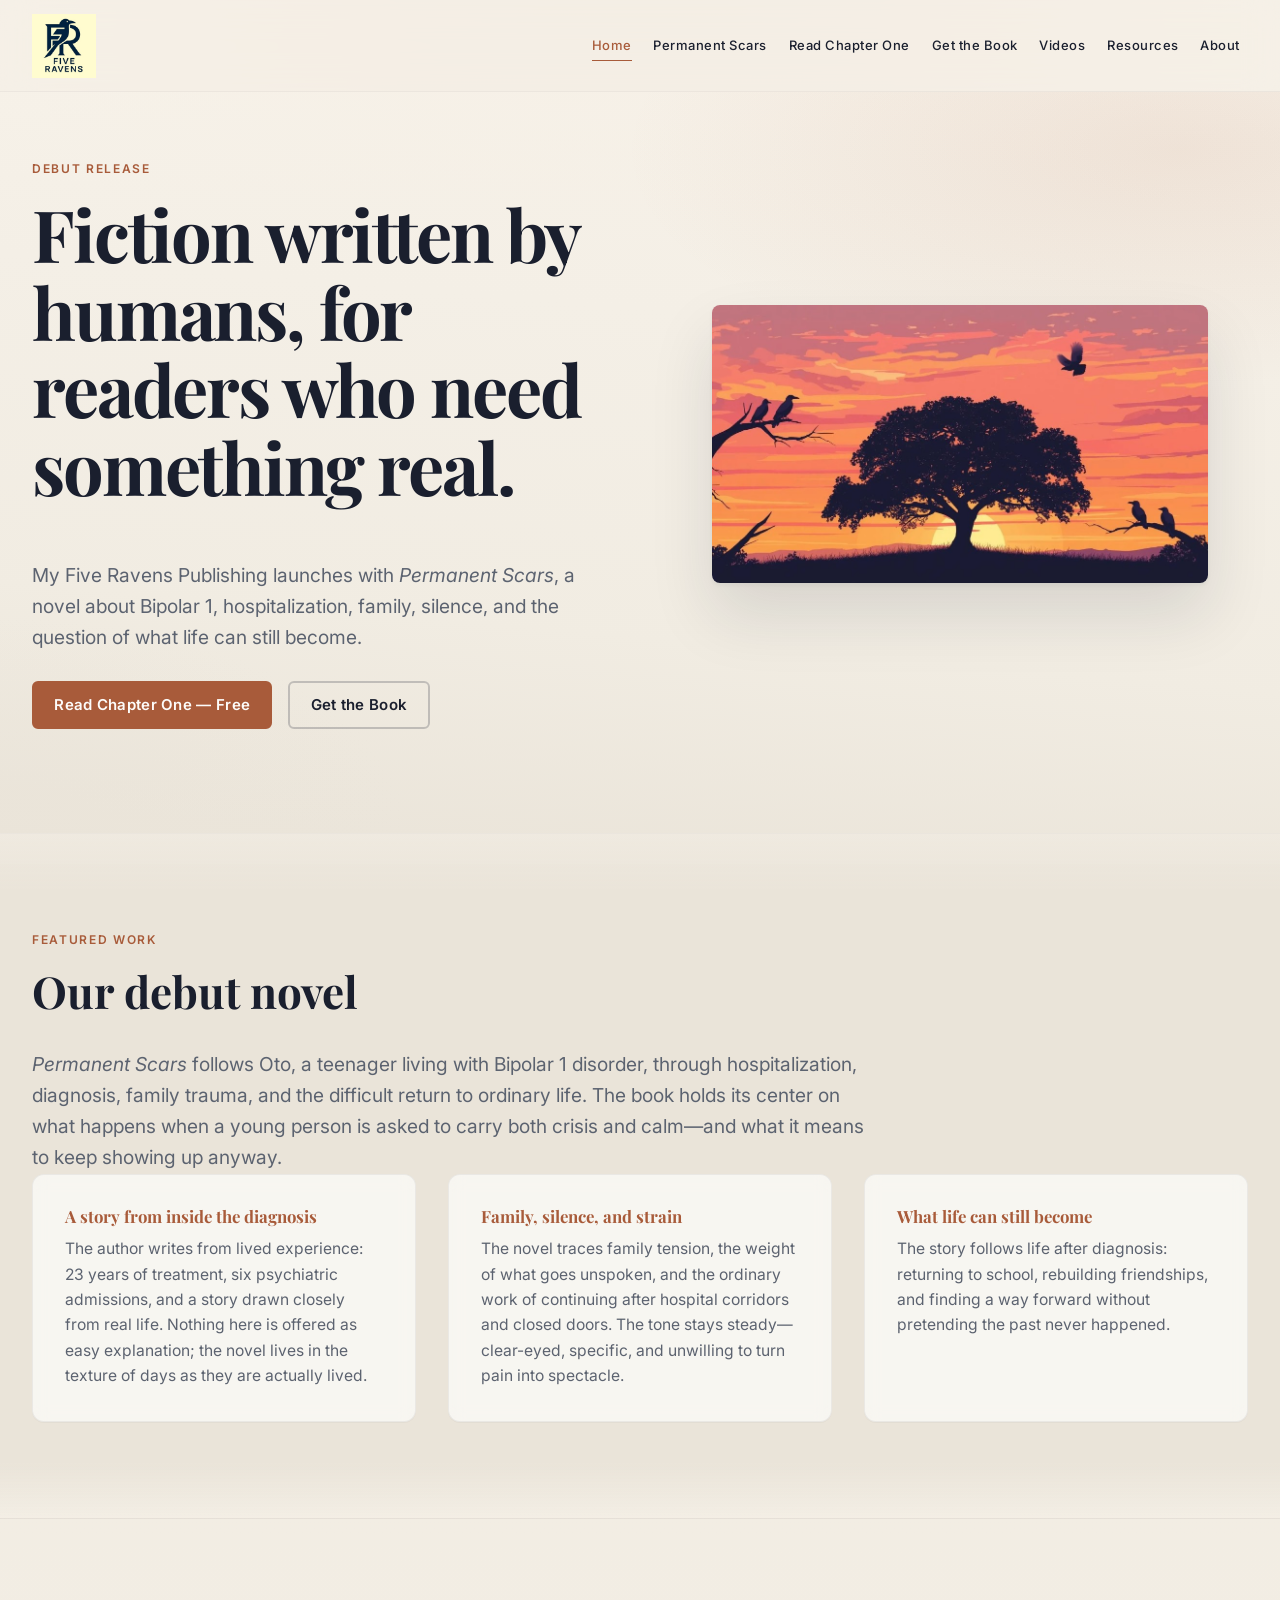
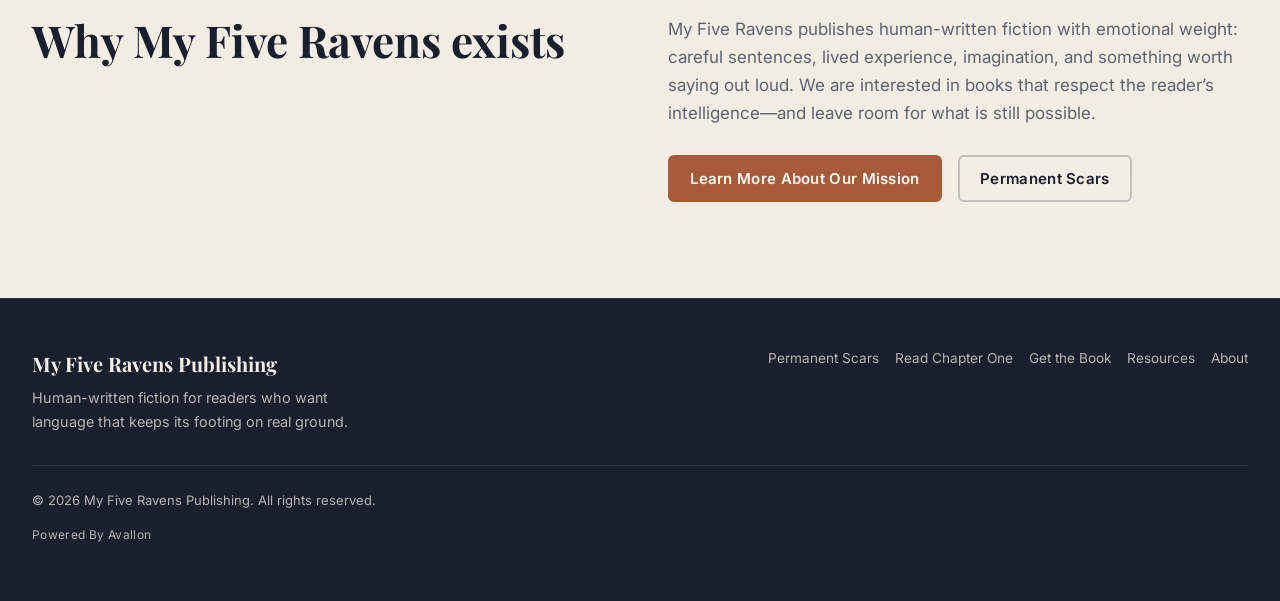
<file: index.html>
<!DOCTYPE html>
<html lang="en">
  <head>
    <meta charset="utf-8" />
    <meta name="viewport" content="width=device-width, initial-scale=1" />
    <title>My Five Ravens Publishing | Fiction Written by Humans</title>
    <meta
      name="description"
      content="My Five Ravens Publishing launches with Permanent Scars, a serious novel by Royce Scratch about Bipolar 1, hospitalization, family, and what life can still become."
    />
    <link rel="preconnect" href="https://fonts.googleapis.com" />
    <link rel="preconnect" href="https://fonts.gstatic.com" crossorigin />
    <link
      href="https://fonts.googleapis.com/css2?family=Playfair+Display:ital,wght@0,400;0,700;1,400&family=Inter:wght@300;400;500;600;700&display=swap"
      rel="stylesheet"
    />
    <link rel="stylesheet" href="css/main.css" />
  </head>
  <body>
    <a class="skip-link" href="#main">Skip to content</a>
    <div class="page-shell">
      <header class="site-header">
        <div class="header-inner">
          <a href="index.html" class="logo" aria-label="My Five Ravens Publishing home">
            <img
              src="images/logo-mfr.png"
              width="270"
              height="56"
              alt=""
              onerror="this.onerror=null;this.src='images/logo-mfr.svg';"
            />
          </a>
          <button
            type="button"
            class="nav-toggle"
            aria-expanded="false"
            aria-controls="site-nav"
            aria-label="Open menu"
          >
            <span class="nav-toggle-icon"></span>
          </button>
          <nav class="nav-primary" id="site-nav" aria-label="Primary">
            <a href="index.html" class="is-active">Home</a>
            <a href="permanent-scars.html">Permanent Scars</a>
            <a href="read-chapter-one.html">Read Chapter One</a>
            <a href="get-the-book.html">Get the Book</a>
            <a href="videos.html">Videos</a>
            <a href="resources.html">Resources</a>
            <a href="about.html">About</a>
          </nav>
        </div>
      </header>

      <main id="main">
        <section class="hero" aria-labelledby="hero-heading">
          <div class="wrap hero-inner">
            <div class="hero-copy">
              <span class="label-kicker">Debut Release</span>
              <h1 id="hero-heading">
                Fiction written by humans, for readers who need something real.
              </h1>
              <p class="text-lead">
                My Five Ravens Publishing launches with <em>Permanent Scars</em>, a novel
                about Bipolar 1, hospitalization, family, silence, and the question of what life
                can still become.
              </p>
              <div class="btn-row">
                <a class="btn btn-primary" href="read-chapter-one.html">Read Chapter One — Free</a>
                <a class="btn btn-secondary" href="get-the-book.html">Get the Book</a>
              </div>
            </div>
            <div class="hero-visual">
              <figure class="hero-art-frame">
                <img
                  src="images/hero-ravens-sunset.png"
                  width="1024"
                  height="573"
                  alt="Illustration: a large silhouetted tree at sunset with ravens on the branches and one in flight, orange and purple sky"
                  loading="eager"
                  decoding="async"
                  onerror="this.onerror=null;this.src='images/permanent-scars-cover.jpg';"
                />
              </figure>
            </div>
          </div>
        </section>

        <section class="section section--surface" aria-labelledby="featured-heading">
          <div class="wrap">
            <span class="label-kicker">Featured Work</span>
            <h2 id="featured-heading">Our debut novel</h2>
            <p class="text-lead feature-intro">
              <em>Permanent Scars</em> follows Oto, a teenager living with Bipolar 1 disorder,
              through hospitalization, diagnosis, family trauma, and the difficult return to
              ordinary life. The book holds its center on what happens when a young person is asked
              to carry both crisis and calm—and what it means to keep showing up anyway.
            </p>
            <div class="feature-grid">
              <div class="feature-card">
                <h3>A story from inside the diagnosis</h3>
                <p>
                  The author writes from lived experience: 23 years of treatment, six psychiatric
                  admissions, and a story drawn closely from real life. Nothing here is offered as
                  easy explanation; the novel lives in the texture of days as they are actually
                  lived.
                </p>
              </div>
              <div class="feature-card">
                <h3>Family, silence, and strain</h3>
                <p>
                  The novel traces family tension, the weight of what goes unspoken, and the
                  ordinary work of continuing after hospital corridors and closed doors. The tone
                  stays steady—clear-eyed, specific, and unwilling to turn pain into spectacle.
                </p>
              </div>
              <div class="feature-card">
                <h3>What life can still become</h3>
                <p>
                  The story follows life after diagnosis: returning to school, rebuilding friendships,
                  and finding a way forward without pretending the past never happened.
                </p>
              </div>
            </div>
          </div>
        </section>

        <section class="section">
          <div class="wrap split-section">
            <div>
              <h2>Why My Five Ravens exists</h2>
            </div>
            <div class="prose-block">
              <p>
                My Five Ravens publishes human-written fiction with emotional weight: careful
                sentences, lived experience, imagination, and something worth saying out loud. We
                are interested in books that respect the reader’s intelligence—and leave room for
                what is still possible.
              </p>
              <div class="btn-row">
                <a class="btn btn-primary" href="about.html">Learn More About Our Mission</a>
                <a class="btn btn-secondary" href="permanent-scars.html">Permanent Scars</a>
              </div>
            </div>
          </div>
        </section>
      </main>

      <footer class="site-footer">
        <div class="wrap">
          <div class="footer-grid">
            <div>
              <div class="footer-brand">My Five Ravens Publishing</div>
              <p class="footer-note">
                Human-written fiction for readers who want language that keeps its footing on real
                ground.
              </p>
            </div>
            <nav class="footer-nav" aria-label="Footer">
              <a href="permanent-scars.html">Permanent Scars</a>
              <a href="read-chapter-one.html">Read Chapter One</a>
              <a href="get-the-book.html">Get the Book</a>
              <a href="resources.html">Resources</a>
              <a href="about.html">About</a>
            </nav>
          </div>
          <p class="footer-copy">
            © 2026 My Five Ravens Publishing. All rights reserved.
          </p>
          <p class="footer-powered">Powered By Avallon</p>
        </div>
      </footer>
    </div>
    <script src="js/nav.js"></script>
  </body>
</html>
</file>
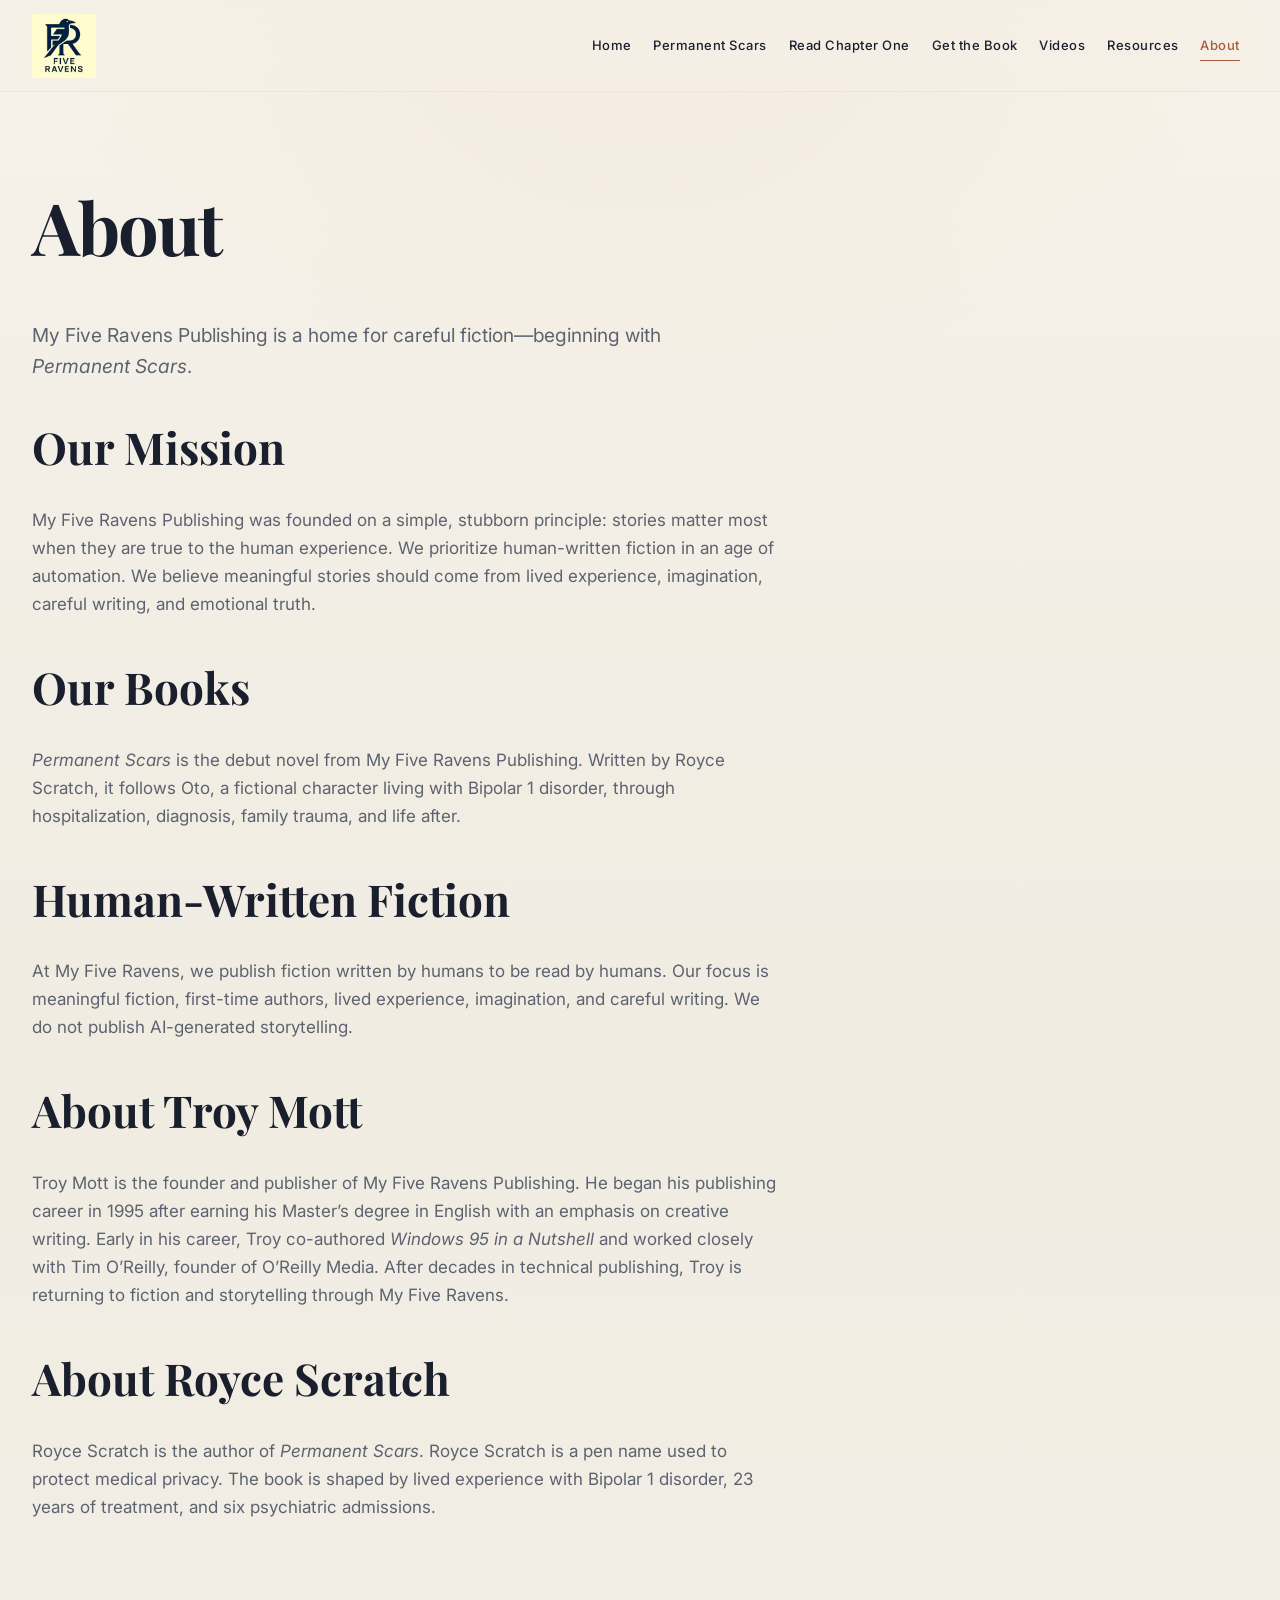
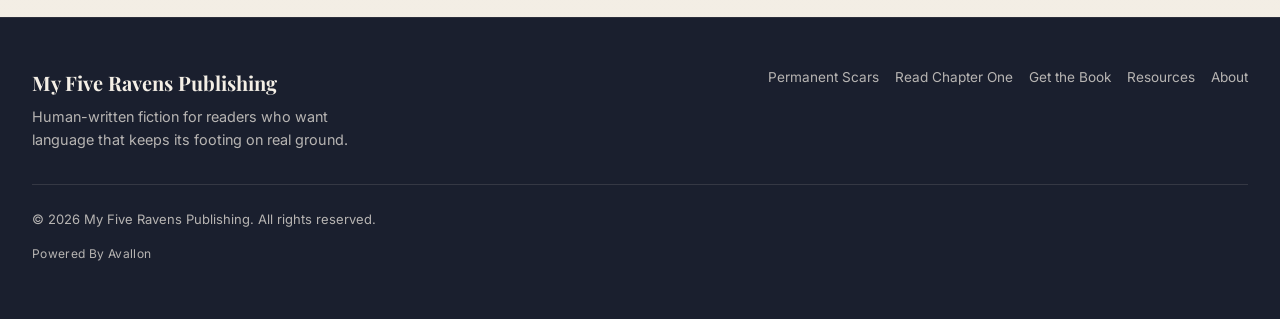
<file: about.html>
<!DOCTYPE html>
<html lang="en">
  <head>
    <meta charset="utf-8" />
    <meta name="viewport" content="width=device-width, initial-scale=1" />
    <title>About — My Five Ravens Publishing</title>
    <meta
      name="description"
      content="About My Five Ravens Publishing, founder Troy Mott, and author Royce Scratch."
    />
    <link rel="preconnect" href="https://fonts.googleapis.com" />
    <link rel="preconnect" href="https://fonts.gstatic.com" crossorigin />
    <link
      href="https://fonts.googleapis.com/css2?family=Playfair+Display:ital,wght@0,400;0,700;1,400&family=Inter:wght@300;400;500;600;700&display=swap"
      rel="stylesheet"
    />
    <link rel="stylesheet" href="css/main.css" />
  </head>
  <body>
    <a class="skip-link" href="#main">Skip to content</a>
    <div class="page-shell">
      <header class="site-header">
        <div class="header-inner">
          <a href="index.html" class="logo" aria-label="My Five Ravens Publishing home">
            <img
              src="images/logo-mfr.png"
              width="270"
              height="56"
              alt=""
              onerror="this.onerror=null;this.src='images/logo-mfr.svg';"
            />
          </a>
          <button
            type="button"
            class="nav-toggle"
            aria-expanded="false"
            aria-controls="site-nav"
            aria-label="Open menu"
          >
            <span class="nav-toggle-icon"></span>
          </button>
          <nav class="nav-primary" id="site-nav" aria-label="Primary">
            <a href="index.html">Home</a>
            <a href="permanent-scars.html">Permanent Scars</a>
            <a href="read-chapter-one.html">Read Chapter One</a>
            <a href="get-the-book.html">Get the Book</a>
            <a href="videos.html">Videos</a>
            <a href="resources.html">Resources</a>
            <a href="about.html" class="is-active">About</a>
          </nav>
        </div>
      </header>

      <main id="main">
        <section class="section">
          <div class="wrap">
            <header class="page-intro">
              <h1>About</h1>
              <p class="text-lead">
                My Five Ravens Publishing is a home for careful fiction—beginning with
                <em>Permanent Scars</em>.
              </p>
            </header>

            <section class="about-section" aria-labelledby="mission-heading">
              <h2 id="mission-heading">Our Mission</h2>
              <p>
                My Five Ravens Publishing was founded on a simple, stubborn principle: stories matter
                most when they are true to the human experience. We prioritize human-written fiction
                in an age of automation. We believe meaningful stories should come from lived
                experience, imagination, careful writing, and emotional truth.
              </p>
            </section>

            <section class="about-section" aria-labelledby="books-heading">
              <h2 id="books-heading">Our Books</h2>
              <p>
                <em>Permanent Scars</em> is the debut novel from My Five Ravens Publishing. Written
                by Royce Scratch, it follows Oto, a fictional character living with Bipolar 1
                disorder, through hospitalization, diagnosis, family trauma, and life after.
              </p>
            </section>

            <section class="about-section" aria-labelledby="human-heading">
              <h2 id="human-heading">Human-Written Fiction</h2>
              <p>
                At My Five Ravens, we publish fiction written by humans to be read by humans. Our
                focus is meaningful fiction, first-time authors, lived experience, imagination, and
                careful writing. We do not publish AI-generated storytelling.
              </p>
            </section>

            <section class="about-section" aria-labelledby="troy-heading">
              <h2 id="troy-heading">About Troy Mott</h2>
              <p>
                Troy Mott is the founder and publisher of My Five Ravens Publishing. He began his
                publishing career in 1995 after earning his Master’s degree in English with an
                emphasis on creative writing. Early in his career, Troy co-authored
                <em>Windows 95 in a Nutshell</em> and worked closely with Tim O’Reilly, founder of
                O’Reilly Media. After decades in technical publishing, Troy is returning to fiction and
                storytelling through My Five Ravens.
              </p>
            </section>

            <section class="about-section" aria-labelledby="royce-heading">
              <h2 id="royce-heading">About Royce Scratch</h2>
              <p>
                Royce Scratch is the author of <em>Permanent Scars</em>. Royce Scratch is a pen name
                used to protect medical privacy. The book is shaped by lived experience with Bipolar
                1 disorder, 23 years of treatment, and six psychiatric admissions.
              </p>
            </section>
          </div>
        </section>
      </main>

      <footer class="site-footer">
        <div class="wrap">
          <div class="footer-grid">
            <div>
              <div class="footer-brand">My Five Ravens Publishing</div>
              <p class="footer-note">
                Human-written fiction for readers who want language that keeps its footing on real
                ground.
              </p>
            </div>
            <nav class="footer-nav" aria-label="Footer">
              <a href="permanent-scars.html">Permanent Scars</a>
              <a href="read-chapter-one.html">Read Chapter One</a>
              <a href="get-the-book.html">Get the Book</a>
              <a href="resources.html">Resources</a>
              <a href="about.html">About</a>
            </nav>
          </div>
          <p class="footer-copy">
            © 2026 My Five Ravens Publishing. All rights reserved.
          </p>
          <p class="footer-powered">Powered By Avallon</p>
        </div>
      </footer>
    </div>
    <script src="js/nav.js"></script>
  </body>
</html>
</file>
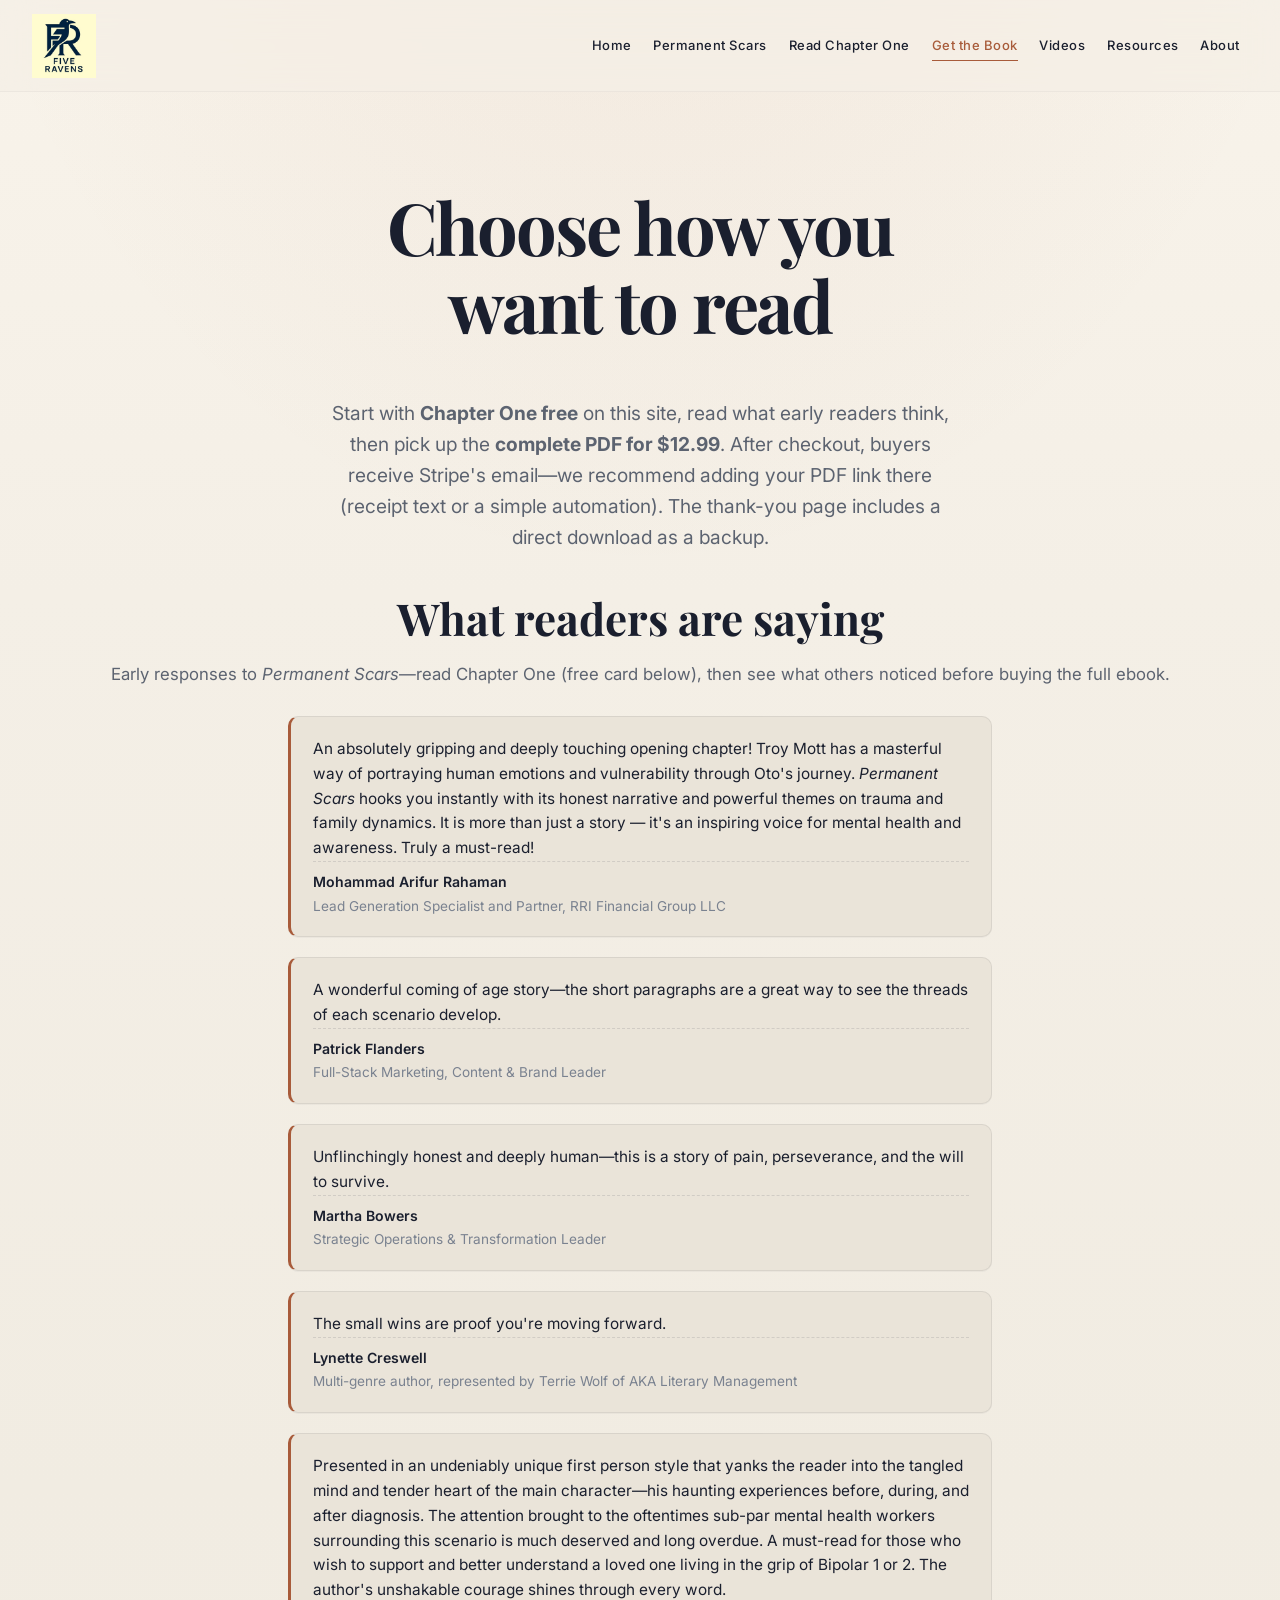
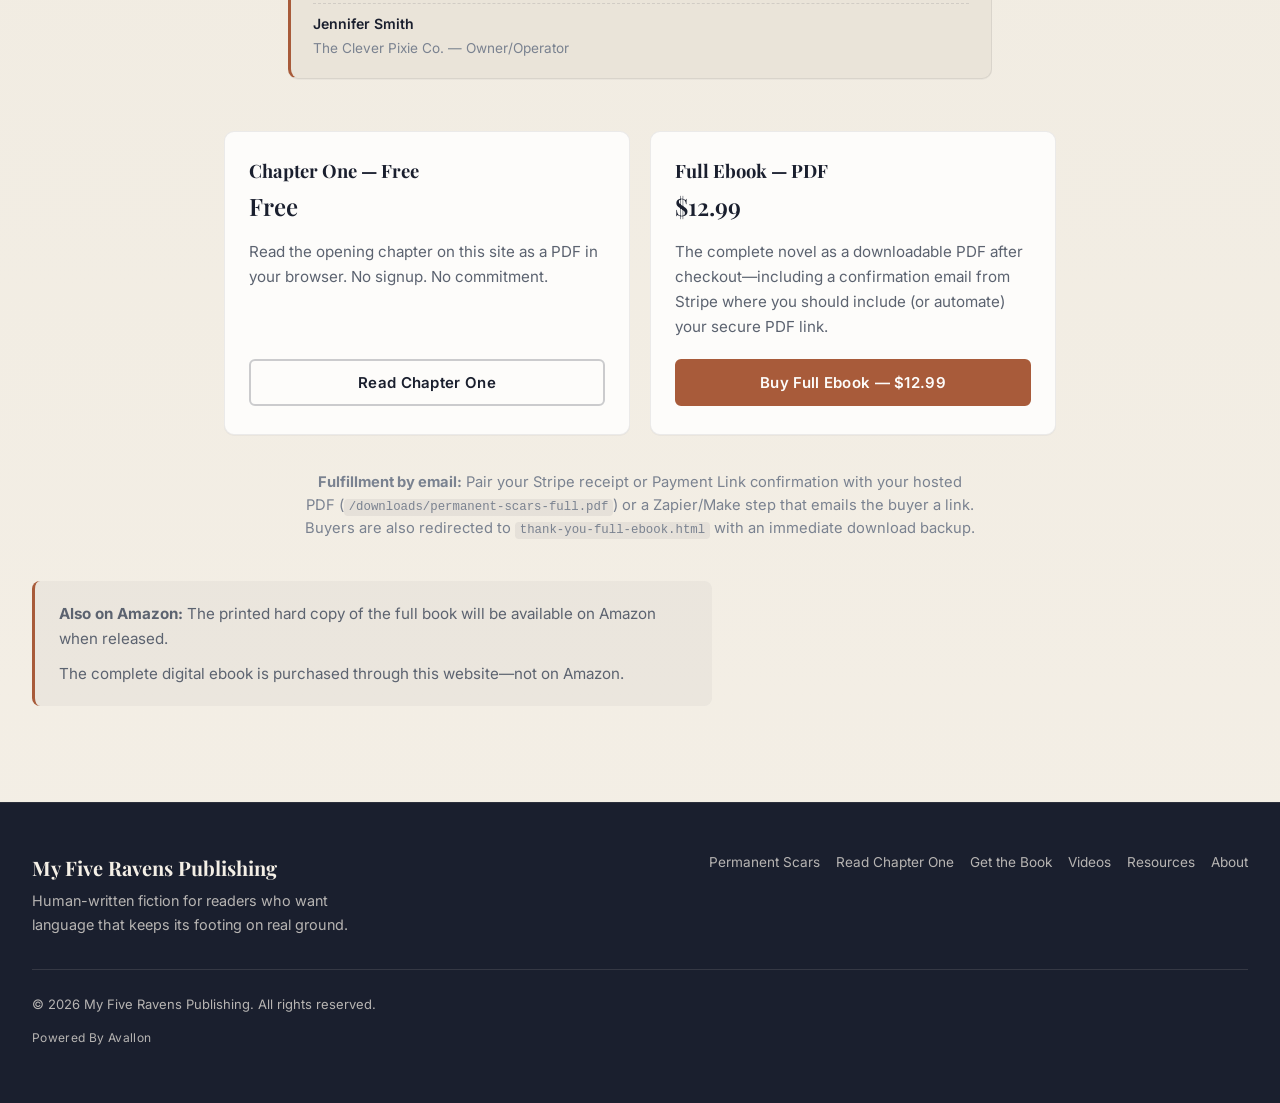
<file: get-the-book.html>
<!DOCTYPE html>
<html lang="en">
  <head>
    <meta charset="utf-8" />
    <meta name="viewport" content="width=device-width, initial-scale=1" />
    <title>Get the Book — My Five Ravens Publishing</title>
    <meta
      name="description"
      content="Read Chapter One free, browse reviews, purchase the Permanent Scars full ebook PDF for $12.99—including a download link by email—from My Five Ravens Publishing."
    />
    <link rel="preconnect" href="https://fonts.googleapis.com" />
    <link rel="preconnect" href="https://fonts.gstatic.com" crossorigin />
    <link
      href="https://fonts.googleapis.com/css2?family=Playfair+Display:ital,wght@0,400;0,700;1,400&family=Inter:wght@300;400;500;600;700&display=swap"
      rel="stylesheet"
    />
    <link rel="stylesheet" href="css/main.css" />
  </head>
  <body>
    <a class="skip-link" href="#main">Skip to content</a>
    <div class="page-shell">
      <header class="site-header">
        <div class="header-inner">
          <a href="index.html" class="logo" aria-label="My Five Ravens Publishing home">
            <img
              src="images/logo-mfr.png"
              width="270"
              height="56"
              alt=""
              onerror="this.onerror=null;this.src='images/logo-mfr.svg';"
            />
          </a>
          <button
            type="button"
            class="nav-toggle"
            aria-expanded="false"
            aria-controls="site-nav"
            aria-label="Open menu"
          >
            <span class="nav-toggle-icon"></span>
          </button>
          <nav class="nav-primary" id="site-nav" aria-label="Primary">
            <a href="index.html">Home</a>
            <a href="permanent-scars.html">Permanent Scars</a>
            <a href="read-chapter-one.html">Read Chapter One</a>
            <a href="get-the-book.html" class="is-active">Get the Book</a>
            <a href="videos.html">Videos</a>
            <a href="resources.html">Resources</a>
            <a href="about.html">About</a>
          </nav>
        </div>
      </header>

      <main id="main">
        <section class="section">
          <div class="wrap">
            <div class="center-heading">
              <h1>Choose how you want to read</h1>
              <p class="text-lead">
                Start with <strong>Chapter One free</strong> on this site, read what early readers
                think, then pick up the <strong>complete PDF for $12.99</strong>. After checkout, buyers
                receive Stripe&apos;s email—we recommend adding your PDF link there (receipt text or a
                simple automation). The thank-you page includes a direct download as a backup.
              </p>
            </div>

            <section class="section-reviews" id="reviews" aria-labelledby="reviews-heading">
              <div class="reviews-intro">
                <h2 id="reviews-heading">What readers are saying</h2>
                <p class="text-lead">
                  Early responses to <em>Permanent Scars</em>—read Chapter One (free card below), then
                  see what others noticed before buying the full ebook.
                </p>
              </div>
              <ul class="reviews-list">
                <li>
                  <figure class="review-quote">
                    <blockquote>
                      <p class="review-text">
                        An absolutely gripping and deeply touching opening chapter! Troy Mott has a
                        masterful way of portraying human emotions and vulnerability through Oto&apos;s
                        journey. <em>Permanent Scars</em> hooks you instantly with its honest narrative
                        and powerful themes on trauma and family dynamics. It is more than just a story
                        — it&apos;s an inspiring voice for mental health and awareness. Truly a
                        must-read!
                      </p>
                    </blockquote>
                    <figcaption class="review-meta">
                      <strong>Mohammad Arifur Rahaman</strong>
                      <span class="review-role"
                        >Lead Generation Specialist and Partner, RRI Financial Group LLC</span
                      >
                    </figcaption>
                  </figure>
                </li>
                <li>
                  <figure class="review-quote">
                    <blockquote>
                      <p class="review-text">
                        A wonderful coming of age story—the short paragraphs are a great way to see the
                        threads of each scenario develop.
                      </p>
                    </blockquote>
                    <figcaption class="review-meta">
                      <strong>Patrick Flanders</strong>
                      <span class="review-role">Full-Stack Marketing, Content &amp; Brand Leader</span>
                    </figcaption>
                  </figure>
                </li>
                <li>
                  <figure class="review-quote">
                    <blockquote>
                      <p class="review-text">
                        Unflinchingly honest and deeply human—this is a story of pain, perseverance,
                        and the will to survive.
                      </p>
                    </blockquote>
                    <figcaption class="review-meta">
                      <strong>Martha Bowers</strong>
                      <span class="review-role">Strategic Operations &amp; Transformation Leader</span>
                    </figcaption>
                  </figure>
                </li>
                <li>
                  <figure class="review-quote">
                    <blockquote>
                      <p class="review-text">The small wins are proof you&apos;re moving forward.</p>
                    </blockquote>
                    <figcaption class="review-meta">
                      <strong>Lynette Creswell</strong>
                      <span class="review-role"
                        >Multi-genre author, represented by Terrie Wolf of AKA Literary Management</span
                      >
                    </figcaption>
                  </figure>
                </li>
                <li>
                  <figure class="review-quote">
                    <blockquote>
                      <p class="review-text">
                        Presented in an undeniably unique first person style that yanks the reader into
                        the tangled mind and tender heart of the main character—his haunting experiences
                        before, during, and after diagnosis. The attention brought to the oftentimes
                        sub-par mental health workers surrounding this scenario is much deserved and long
                        overdue. A must-read for those who wish to support and better understand a loved one
                        living in the grip of Bipolar 1 or 2. The author&apos;s unshakable courage shines
                        through every word.
                      </p>
                    </blockquote>
                    <figcaption class="review-meta">
                      <strong>Jennifer Smith</strong>
                      <span class="review-role">The Clever Pixie Co. — Owner/Operator</span>
                    </figcaption>
                  </figure>
                </li>
              </ul>
            </section>

            <div class="cards-grid cards-grid--2">
              <article class="purchase-card" id="chapter-one">
                <h3>Chapter One — Free</h3>
                <p class="price">Free</p>
                <p class="desc">
                  Read the opening chapter on this site as a PDF in your browser. No signup. No commitment.
                </p>
                <a class="btn btn-secondary btn--block" href="read-chapter-one.html">Read Chapter One</a>
              </article>

              <article class="purchase-card" id="full-ebook">
                <h3>Full Ebook — PDF</h3>
                <p class="price">$12.99</p>
                <p class="desc">
                  The complete novel as a downloadable PDF after checkout—including a confirmation email from
                  Stripe where you should include (or automate) your secure PDF link.
                </p>
                <a
                  class="btn btn-primary btn--block"
                  id="mfr-stripe-full"
                  href="#"
                  aria-disabled="true"
                  title="Stripe Payment Link configured in js/stripe-payment-links.js"
                  >Buy Full Ebook — $12.99</a
                >
              </article>
            </div>

            <p class="checkout-flow-note">
              <strong>Fulfillment by email:</strong> Pair your Stripe receipt or Payment Link confirmation
              with your hosted PDF (<code>/downloads/permanent-scars-full.pdf</code>) or a Zapier/Make step
              that emails the buyer a link. Buyers are also redirected to
              <code>thank-you-full-ebook.html</code> with an immediate download backup.
            </p>

            <div class="amazon-note">
              <p>
                <strong>Also on Amazon:</strong> The printed hard copy of the full book will be available
                on Amazon when released.
              </p>
              <p>The complete digital ebook is purchased through this website—not on Amazon.</p>
            </div>
          </div>
        </section>
      </main>

      <footer class="site-footer">
        <div class="wrap">
          <div class="footer-grid">
            <div>
              <div class="footer-brand">My Five Ravens Publishing</div>
              <p class="footer-note">
                Human-written fiction for readers who want language that keeps its footing on real ground.
              </p>
            </div>
            <nav class="footer-nav" aria-label="Footer">
              <a href="permanent-scars.html">Permanent Scars</a>
              <a href="read-chapter-one.html">Read Chapter One</a>
              <a href="get-the-book.html">Get the Book</a>
              <a href="videos.html">Videos</a>
              <a href="resources.html">Resources</a>
              <a href="about.html">About</a>
            </nav>
          </div>
          <p class="footer-copy">
            © 2026 My Five Ravens Publishing. All rights reserved.
          </p>
          <p class="footer-powered">Powered By Avallon</p>
        </div>
      </footer>
    </div>
    <script src="js/stripe-payment-links.js"></script>
    <script src="js/nav.js"></script>
  </body>
</html>
</file>
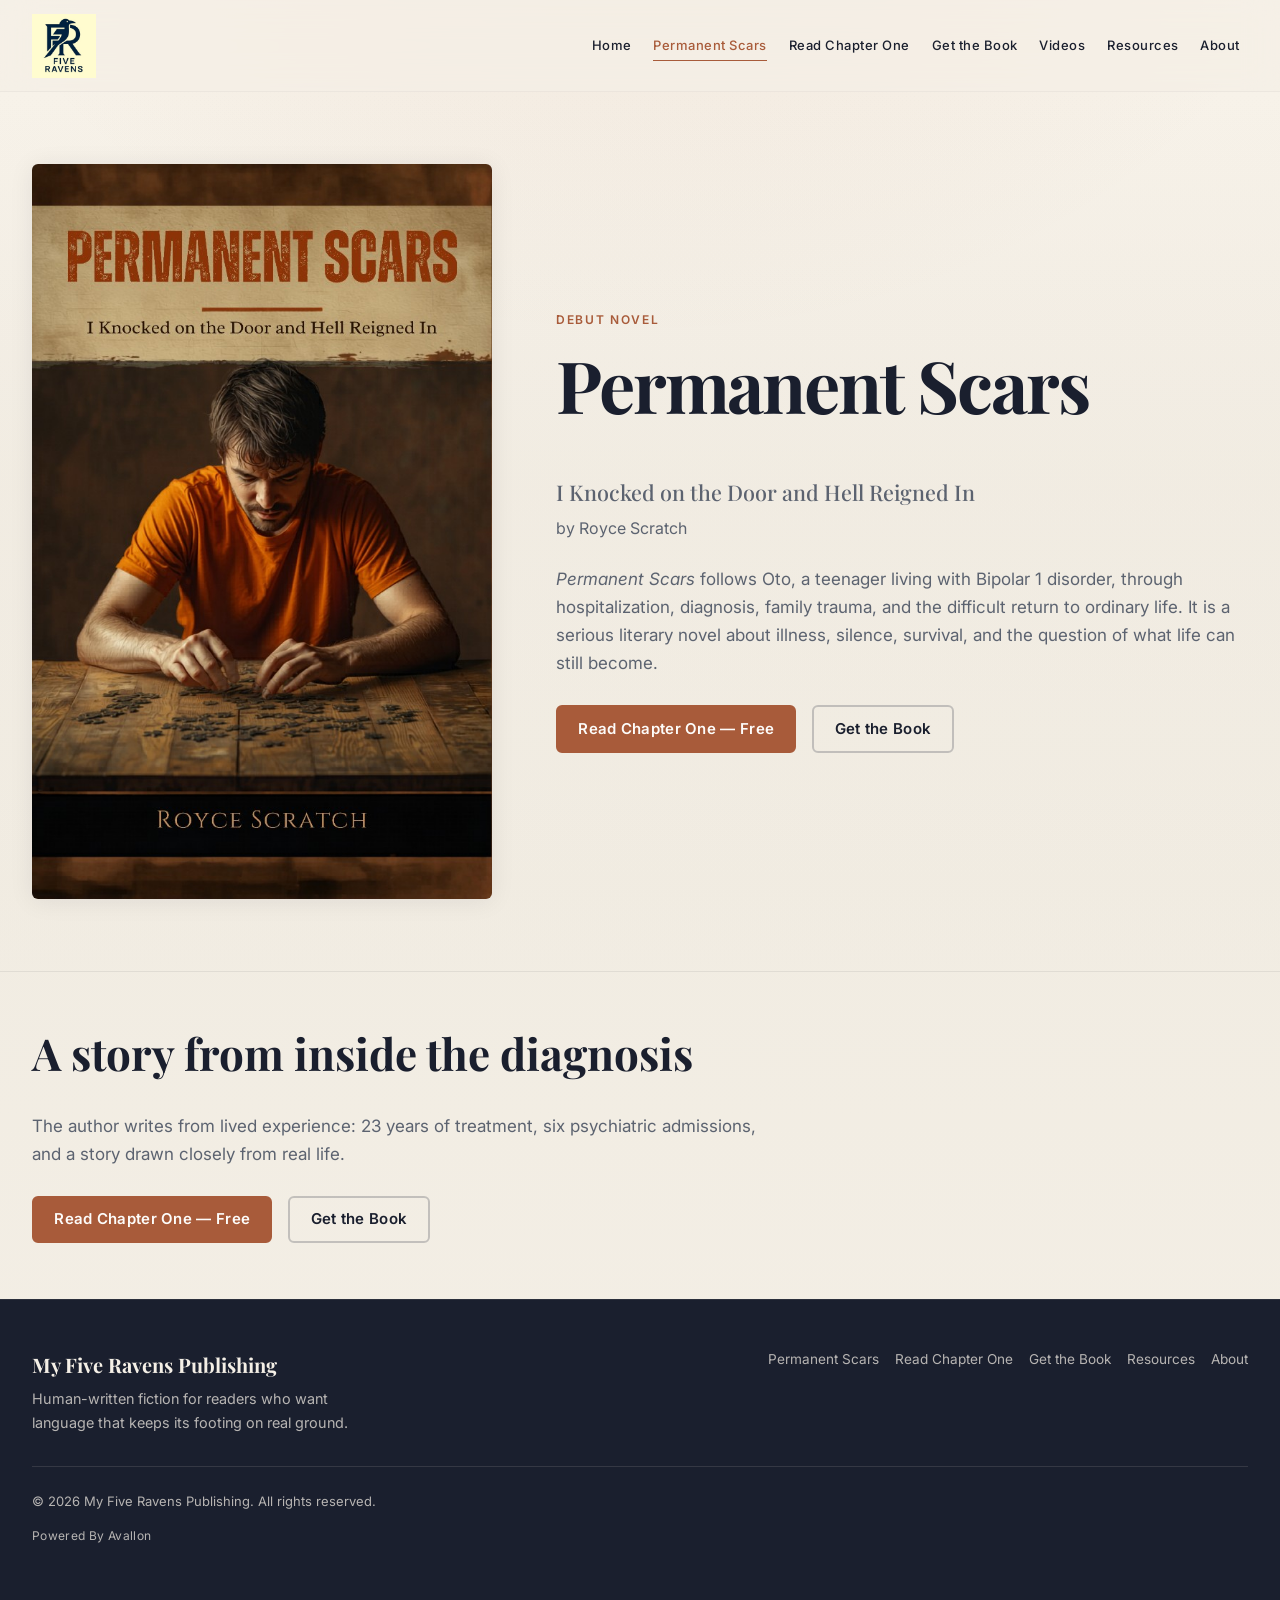
<file: permanent-scars.html>
<!DOCTYPE html>
<html lang="en">
  <head>
    <meta charset="utf-8" />
    <meta name="viewport" content="width=device-width, initial-scale=1" />
    <title>Permanent Scars — My Five Ravens Publishing</title>
    <meta
      name="description"
      content="Permanent Scars by Royce Scratch: a serious novel about Bipolar 1, hospitalization, family, and what life can still become."
    />
    <link rel="preconnect" href="https://fonts.googleapis.com" />
    <link rel="preconnect" href="https://fonts.gstatic.com" crossorigin />
    <link
      href="https://fonts.googleapis.com/css2?family=Playfair+Display:ital,wght@0,400;0,700;1,400&family=Inter:wght@300;400;500;600;700&display=swap"
      rel="stylesheet"
    />
    <link rel="stylesheet" href="css/main.css" />
  </head>
  <body>
    <a class="skip-link" href="#main">Skip to content</a>
    <div class="page-shell">
      <header class="site-header">
        <div class="header-inner">
          <a href="index.html" class="logo" aria-label="My Five Ravens Publishing home">
            <img
              src="images/logo-mfr.png"
              width="270"
              height="56"
              alt=""
              onerror="this.onerror=null;this.src='images/logo-mfr.svg';"
            />
          </a>
          <button
            type="button"
            class="nav-toggle"
            aria-expanded="false"
            aria-controls="site-nav"
            aria-label="Open menu"
          >
            <span class="nav-toggle-icon"></span>
          </button>
          <nav class="nav-primary" id="site-nav" aria-label="Primary">
            <a href="index.html">Home</a>
            <a href="permanent-scars.html" class="is-active">Permanent Scars</a>
            <a href="read-chapter-one.html">Read Chapter One</a>
            <a href="get-the-book.html">Get the Book</a>
            <a href="videos.html">Videos</a>
            <a href="resources.html">Resources</a>
            <a href="about.html">About</a>
          </nav>
        </div>
      </header>

      <main id="main">
        <section class="book-hero">
          <div class="wrap book-layout">
            <div class="book-cover-large">
              <img
                src="images/permanent-scars-cover.jpg"
                width="641"
                height="1024"
                alt="Book cover: Permanent Scars: I Knocked on the Door and Hell Reigned In, by Royce Scratch"
                loading="eager"
                decoding="async"
                onerror="this.onerror=null;this.src='images/permanent-scars-cover.svg';"
              />
            </div>
            <div class="book-meta">
              <span class="label-kicker">Debut novel</span>
              <h1>Permanent Scars</h1>
              <p class="subtitle">I Knocked on the Door and Hell Reigned In</p>
              <p class="author">by Royce Scratch</p>
              <div class="prose-block">
                <p>
                  <em>Permanent Scars</em> follows Oto, a teenager living with Bipolar 1 disorder,
                  through hospitalization, diagnosis, family trauma, and the difficult return to
                  ordinary life. It is a serious literary novel about illness, silence, survival, and
                  the question of what life can still become.
                </p>
              </div>
              <div class="btn-row">
                <a class="btn btn-primary" href="read-chapter-one.html">Read Chapter One — Free</a>
                <a class="btn btn-secondary" href="get-the-book.html">Get the Book</a>
              </div>
            </div>
          </div>
        </section>

        <section class="section section--border-top section--tight">
          <div class="wrap">
            <h2>A story from inside the diagnosis</h2>
            <div class="prose-block headline-gap">
              <p>
                The author writes from lived experience: 23 years of treatment, six psychiatric
                admissions, and a story drawn closely from real life.
              </p>
            </div>
            <div class="btn-row">
              <a class="btn btn-primary" href="read-chapter-one.html">Read Chapter One — Free</a>
              <a class="btn btn-secondary" href="get-the-book.html">Get the Book</a>
            </div>
          </div>
        </section>
      </main>

      <footer class="site-footer">
        <div class="wrap">
          <div class="footer-grid">
            <div>
              <div class="footer-brand">My Five Ravens Publishing</div>
              <p class="footer-note">
                Human-written fiction for readers who want language that keeps its footing on real
                ground.
              </p>
            </div>
            <nav class="footer-nav" aria-label="Footer">
              <a href="permanent-scars.html">Permanent Scars</a>
              <a href="read-chapter-one.html">Read Chapter One</a>
              <a href="get-the-book.html">Get the Book</a>
              <a href="resources.html">Resources</a>
              <a href="about.html">About</a>
            </nav>
          </div>
          <p class="footer-copy">
            © 2026 My Five Ravens Publishing. All rights reserved.
          </p>
          <p class="footer-powered">Powered By Avallon</p>
        </div>
      </footer>
    </div>
    <script src="js/nav.js"></script>
  </body>
</html>
</file>
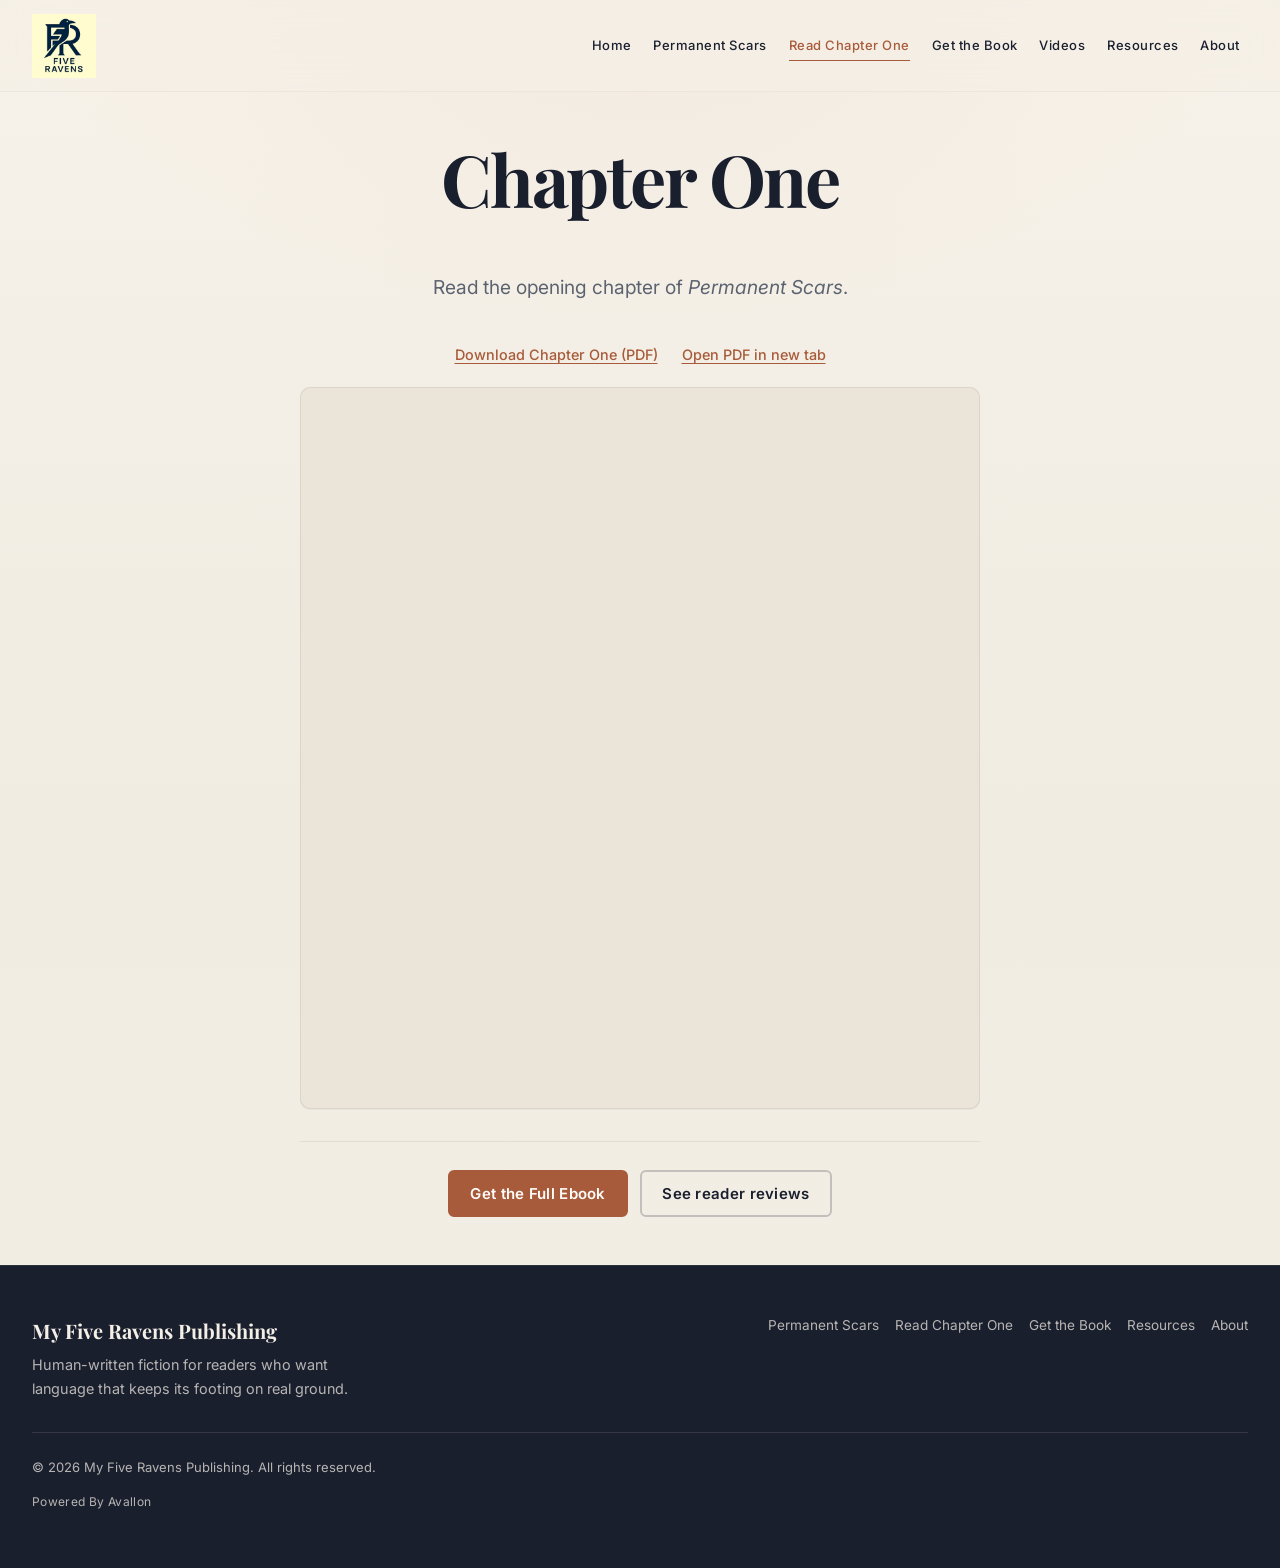
<file: read-chapter-one.html>
<!DOCTYPE html>
<html lang="en">
  <head>
    <meta charset="utf-8" />
    <meta name="viewport" content="width=device-width, initial-scale=1" />
    <title>Read Chapter One — Permanent Scars — My Five Ravens Publishing</title>
    <meta name="description" content="Read the opening chapter of Permanent Scars by Royce Scratch." />
    <link rel="preconnect" href="https://fonts.googleapis.com" />
    <link rel="preconnect" href="https://fonts.gstatic.com" crossorigin />
    <link
      href="https://fonts.googleapis.com/css2?family=Playfair+Display:ital,wght@0,400;0,700;1,400&family=Inter:wght@300;400;500;600;700&display=swap"
      rel="stylesheet"
    />
    <link rel="stylesheet" href="css/main.css" />
  </head>
  <body>
    <a class="skip-link" href="#main">Skip to content</a>
    <div class="page-shell">
      <header class="site-header">
        <div class="header-inner">
          <a href="index.html" class="logo" aria-label="My Five Ravens Publishing home">
            <img
              src="images/logo-mfr.png"
              width="270"
              height="56"
              alt=""
              onerror="this.onerror=null;this.src='images/logo-mfr.svg';"
            />
          </a>
          <button
            type="button"
            class="nav-toggle"
            aria-expanded="false"
            aria-controls="site-nav"
            aria-label="Open menu"
          >
            <span class="nav-toggle-icon"></span>
          </button>
          <nav class="nav-primary" id="site-nav" aria-label="Primary">
            <a href="index.html">Home</a>
            <a href="permanent-scars.html">Permanent Scars</a>
            <a href="read-chapter-one.html" class="is-active">Read Chapter One</a>
            <a href="get-the-book.html">Get the Book</a>
            <a href="videos.html">Videos</a>
            <a href="resources.html">Resources</a>
            <a href="about.html">About</a>
          </nav>
        </div>
      </header>

      <main id="main">
        <article class="reading-page">
          <div class="wrap">
            <header class="reading-header">
              <h1>Chapter One</h1>
              <p class="text-lead">Read the opening chapter of <em>Permanent Scars</em>.</p>
            </header>

            <div class="pdf-toolbar">
              <a href="/pdfs/permanent.scars.chapter1.pdf" download="permanent.scars.chapter1.pdf"
                >Download Chapter One (PDF)</a
              >
              <a
                href="/pdfs/permanent.scars.chapter1.pdf"
                target="_blank"
                rel="noopener noreferrer"
                >Open PDF in new tab</a
              >
            </div>

            <div class="pdf-embed-wrap">
              <iframe
                class="pdf-frame"
                title="Chapter One PDF"
                src="/pdfs/permanent.scars.chapter1.pdf#view=FitH"
              ></iframe>
            </div>

            <!-- Optional: paste HTML chapter below (same file). Leave empty if PDF-only. -->
            <div class="chapter-prose" id="chapter-content"></div>

            <footer class="reading-actions">
              <a class="btn btn-primary" href="get-the-book.html#full-ebook">Get the Full Ebook</a>
              <a class="btn btn-secondary" href="get-the-book.html#reviews">See reader reviews</a>
            </footer>
          </div>
        </article>
      </main>

      <footer class="site-footer">
        <div class="wrap">
          <div class="footer-grid">
            <div>
              <div class="footer-brand">My Five Ravens Publishing</div>
              <p class="footer-note">
                Human-written fiction for readers who want language that keeps its footing on real
                ground.
              </p>
            </div>
            <nav class="footer-nav" aria-label="Footer">
              <a href="permanent-scars.html">Permanent Scars</a>
              <a href="read-chapter-one.html">Read Chapter One</a>
              <a href="get-the-book.html">Get the Book</a>
              <a href="resources.html">Resources</a>
              <a href="about.html">About</a>
            </nav>
          </div>
          <p class="footer-copy">
            © 2026 My Five Ravens Publishing. All rights reserved.
          </p>
          <p class="footer-powered">Powered By Avallon</p>
        </div>
      </footer>
    </div>
    <script src="js/nav.js"></script>
  </body>
</html>
</file>
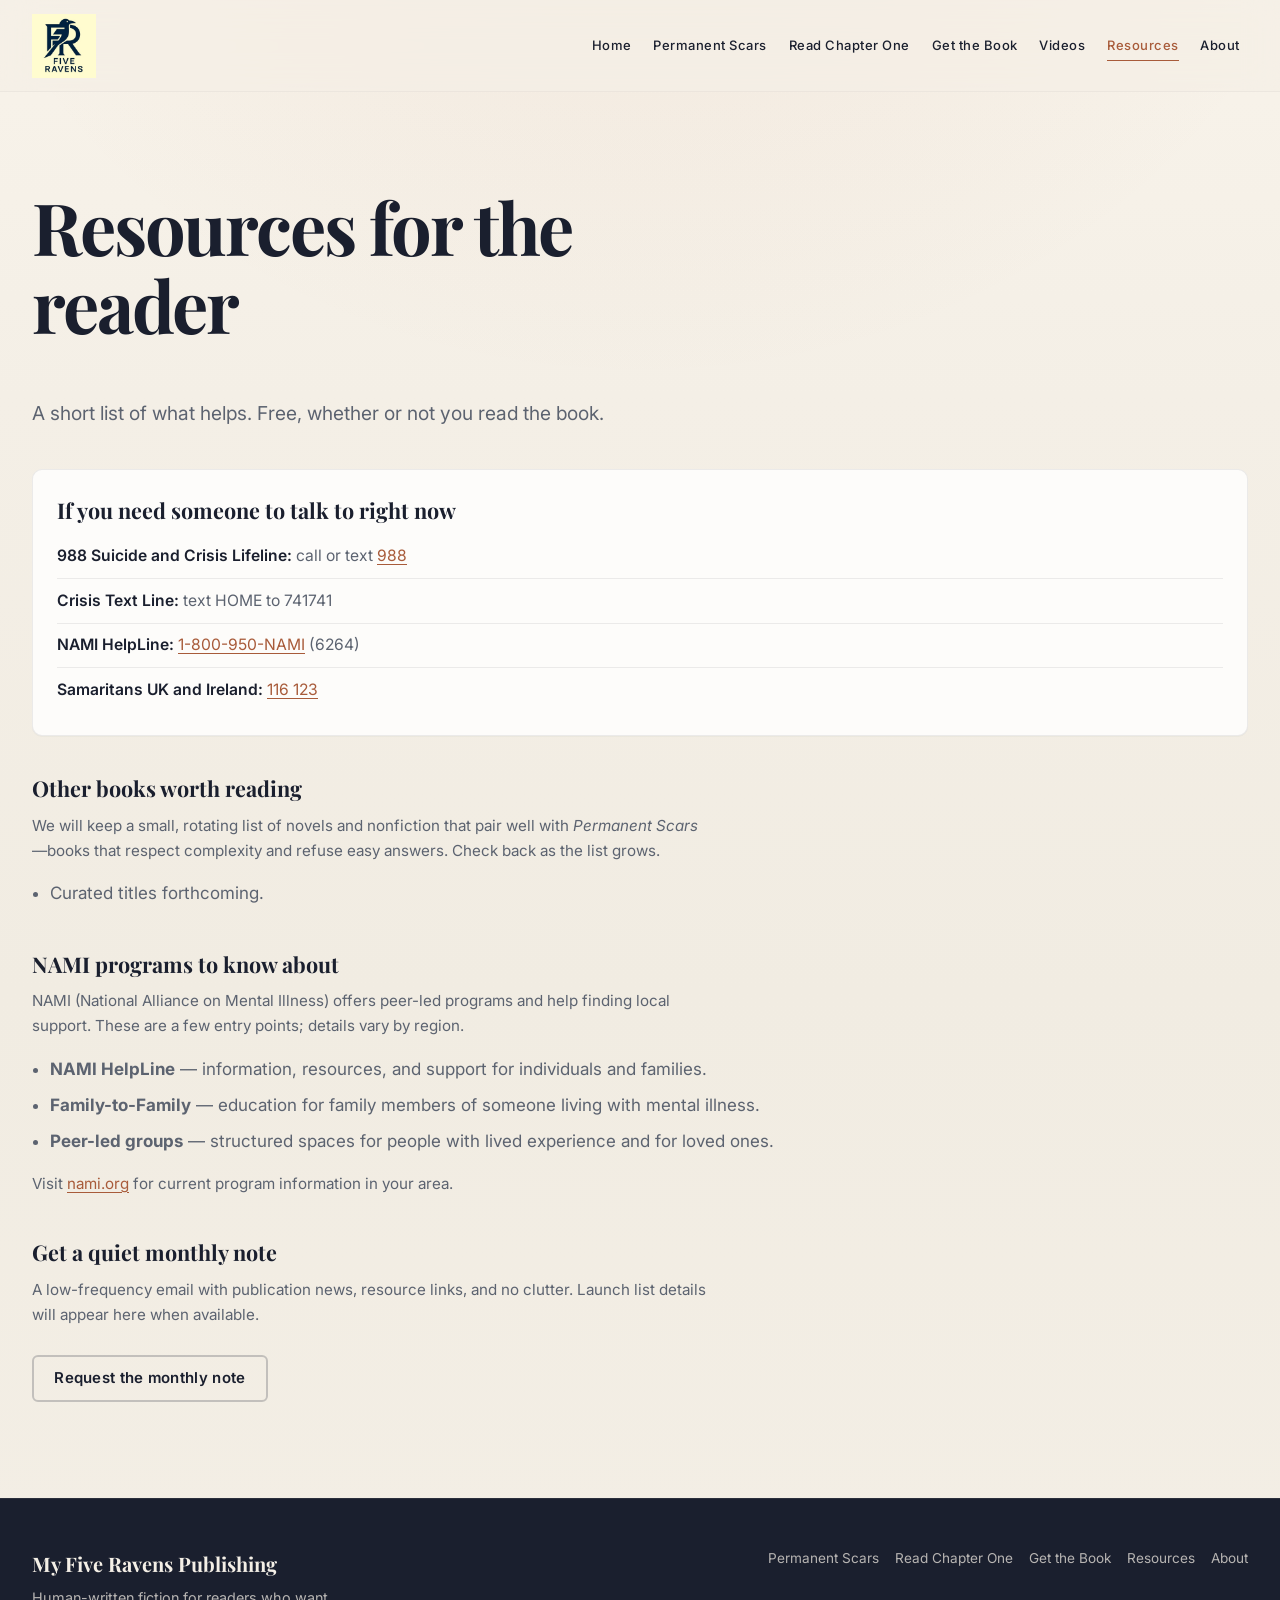
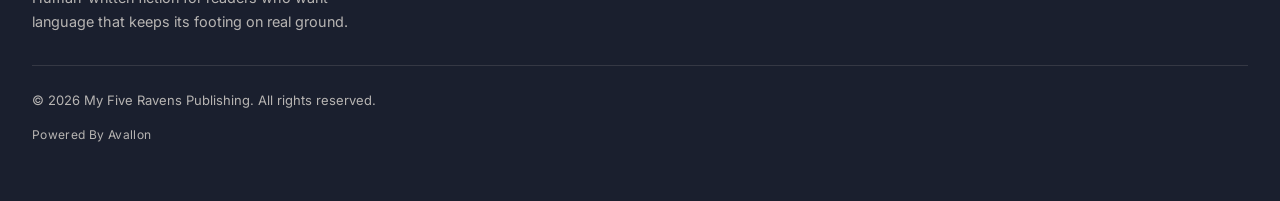
<file: resources.html>
<!DOCTYPE html>
<html lang="en">
  <head>
    <meta charset="utf-8" />
    <meta name="viewport" content="width=device-width, initial-scale=1" />
    <title>Resources for the reader — My Five Ravens Publishing</title>
    <meta
      name="description"
      content="Crisis lines, reading suggestions, NAMI programs, and a quiet monthly note from My Five Ravens Publishing."
    />
    <link rel="preconnect" href="https://fonts.googleapis.com" />
    <link rel="preconnect" href="https://fonts.gstatic.com" crossorigin />
    <link
      href="https://fonts.googleapis.com/css2?family=Playfair+Display:ital,wght@0,400;0,700;1,400&family=Inter:wght@300;400;500;600;700&display=swap"
      rel="stylesheet"
    />
    <link rel="stylesheet" href="css/main.css" />
  </head>
  <body>
    <a class="skip-link" href="#main">Skip to content</a>
    <div class="page-shell">
      <header class="site-header">
        <div class="header-inner">
          <a href="index.html" class="logo" aria-label="My Five Ravens Publishing home">
            <img
              src="images/logo-mfr.png"
              width="270"
              height="56"
              alt=""
              onerror="this.onerror=null;this.src='images/logo-mfr.svg';"
            />
          </a>
          <button
            type="button"
            class="nav-toggle"
            aria-expanded="false"
            aria-controls="site-nav"
            aria-label="Open menu"
          >
            <span class="nav-toggle-icon"></span>
          </button>
          <nav class="nav-primary" id="site-nav" aria-label="Primary">
            <a href="index.html">Home</a>
            <a href="permanent-scars.html">Permanent Scars</a>
            <a href="read-chapter-one.html">Read Chapter One</a>
            <a href="get-the-book.html">Get the Book</a>
            <a href="videos.html">Videos</a>
            <a href="resources.html" class="is-active">Resources</a>
            <a href="about.html">About</a>
          </nav>
        </div>
      </header>

      <main id="main">
        <section class="section">
          <div class="wrap">
            <div class="page-intro">
              <h1>Resources for the reader</h1>
              <p class="text-lead">
                A short list of what helps. Free, whether or not you read the book.
              </p>
            </div>

            <div class="support-panel">
              <h2>If you need someone to talk to right now</h2>
              <ul class="support-list">
                <li>
                  <strong>988 Suicide and Crisis Lifeline:</strong> call or text
                  <a href="tel:988">988</a>
                </li>
                <li>
                  <strong>Crisis Text Line:</strong> text HOME to 741741
                </li>
                <li>
                  <strong>NAMI HelpLine:</strong>
                  <a href="tel:+18009506264">1-800-950-NAMI</a> (6264)
                </li>
                <li>
                  <strong>Samaritans UK and Ireland:</strong>
                  <a href="tel:116123">116 123</a>
                </li>
              </ul>
            </div>

            <div class="resource-section">
              <h2>Other books worth reading</h2>
              <p class="text-muted prose-muted is-lead">
                We will keep a small, rotating list of novels and nonfiction that pair well with
                <em>Permanent Scars</em>—books that respect complexity and refuse easy answers. Check
                back as the list grows.
              </p>
              <ul class="bullet-quiet list-after-muted">
                <li>Curated titles forthcoming.</li>
              </ul>
            </div>

            <div class="resource-section">
              <h2>NAMI programs to know about</h2>
              <p class="text-muted prose-muted is-lead">
                NAMI (National Alliance on Mental Illness) offers peer-led programs and help finding
                local support. These are a few entry points; details vary by region.
              </p>
              <ul class="bullet-quiet list-after-muted">
                <li>
                  <strong>NAMI HelpLine</strong> — information, resources, and support for
                  individuals and families.
                </li>
                <li>
                  <strong>Family-to-Family</strong> — education for family members of someone living
                  with mental illness.
                </li>
                <li>
                  <strong>Peer-led groups</strong> — structured spaces for people with lived
                  experience and for loved ones.
                </li>
              </ul>
              <p class="text-muted prose-muted">
                Visit
                <a href="https://www.nami.org" rel="noopener noreferrer">nami.org</a> for current
                program information in your area.
              </p>
            </div>

            <div class="resource-section">
              <h2>Get a quiet monthly note</h2>
              <p class="text-muted prose-muted is-lead">
                A low-frequency email with publication news, resource links, and no clutter. Launch
                list details will appear here when available.
              </p>
              <div class="btn-row">
                <a
                  class="btn btn-secondary"
                  href="mailto:hello@myfiveravenspublishing.com?subject=Monthly%20note%20list"
                  >Request the monthly note</a
                >
              </div>
            </div>
          </div>
        </section>
      </main>

      <footer class="site-footer">
        <div class="wrap">
          <div class="footer-grid">
            <div>
              <div class="footer-brand">My Five Ravens Publishing</div>
              <p class="footer-note">
                Human-written fiction for readers who want language that keeps its footing on real
                ground.
              </p>
            </div>
            <nav class="footer-nav" aria-label="Footer">
              <a href="permanent-scars.html">Permanent Scars</a>
              <a href="read-chapter-one.html">Read Chapter One</a>
              <a href="get-the-book.html">Get the Book</a>
              <a href="resources.html">Resources</a>
              <a href="about.html">About</a>
            </nav>
          </div>
          <p class="footer-copy">
            © 2026 My Five Ravens Publishing. All rights reserved.
          </p>
          <p class="footer-powered">Powered By Avallon</p>
        </div>
      </footer>
    </div>
    <script src="js/nav.js"></script>
  </body>
</html>
</file>
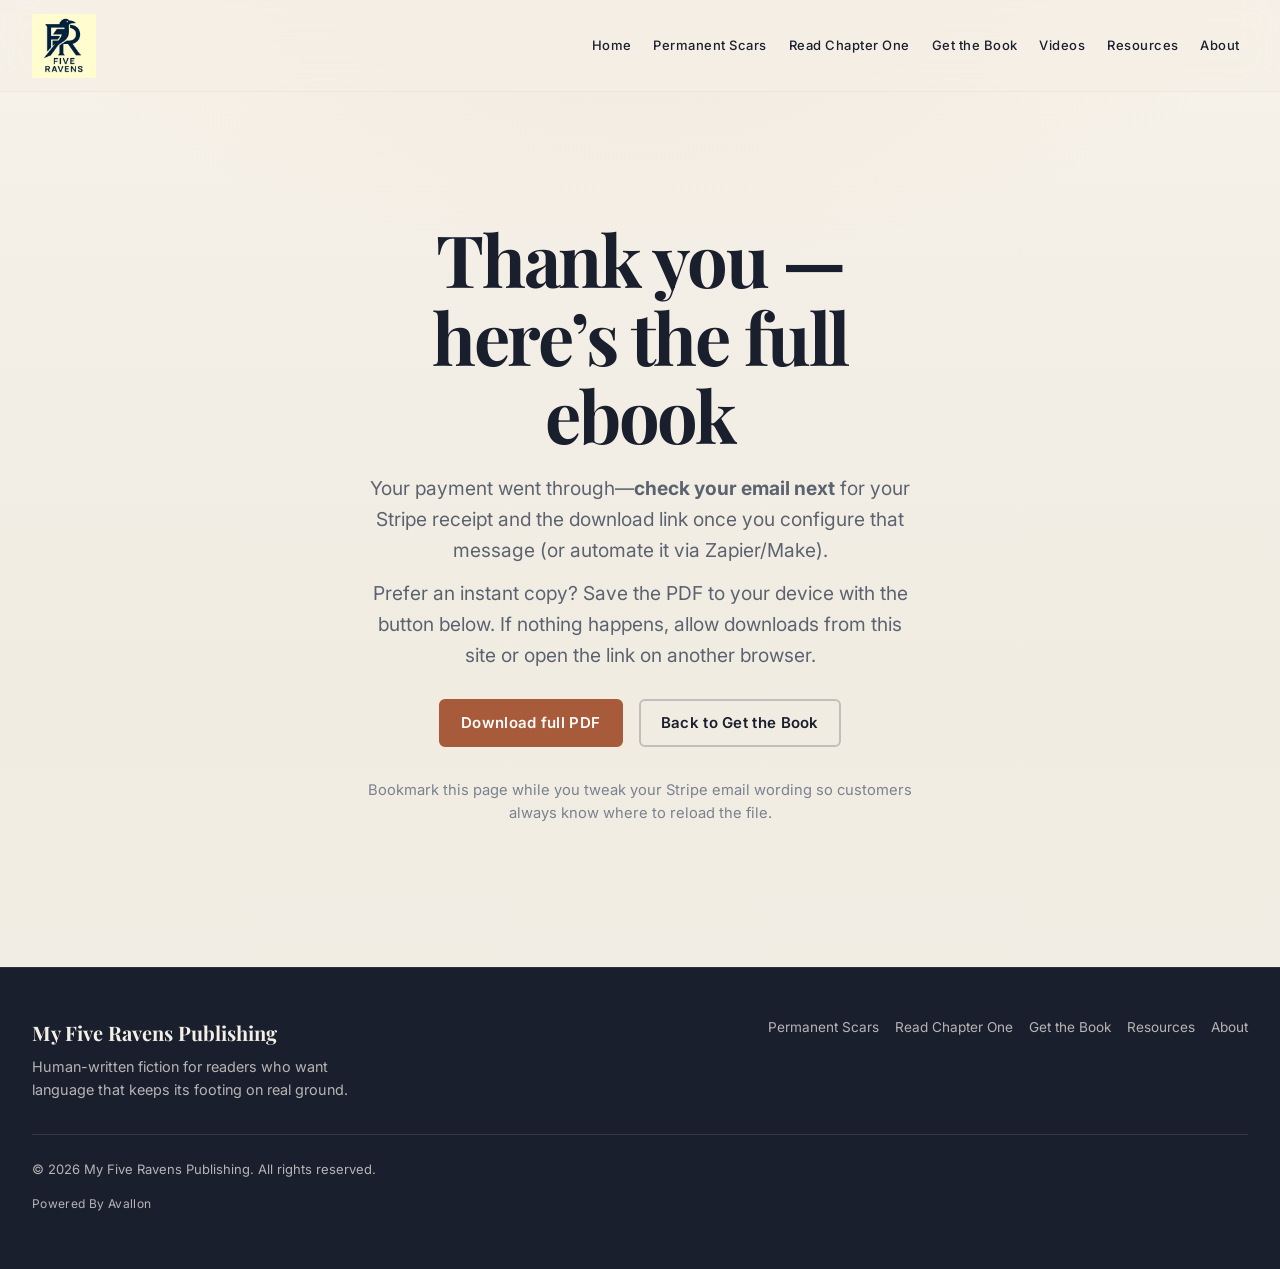
<file: thank-you-full-ebook.html>
<!DOCTYPE html>
<html lang="en">
  <head>
    <meta charset="utf-8" />
    <meta name="viewport" content="width=device-width, initial-scale=1" />
    <meta name="robots" content="noindex" />
    <title>Thank you — Full ebook — My Five Ravens Publishing</title>
    <meta
      name="description"
      content="Download your full Permanent Scars PDF after checkout."
    />
    <link rel="preconnect" href="https://fonts.googleapis.com" />
    <link rel="preconnect" href="https://fonts.gstatic.com" crossorigin />
    <link
      href="https://fonts.googleapis.com/css2?family=Playfair+Display:ital,wght@0,400;0,700;1,400&family=Inter:wght@300;400;500;600;700&display=swap"
      rel="stylesheet"
    />
    <link rel="stylesheet" href="css/main.css" />
  </head>
  <body>
    <a class="skip-link" href="#main">Skip to content</a>
    <div class="page-shell">
      <header class="site-header">
        <div class="header-inner">
          <a href="index.html" class="logo" aria-label="My Five Ravens Publishing home">
            <img
              src="images/logo-mfr.png"
              width="270"
              height="56"
              alt=""
              onerror="this.onerror=null;this.src='images/logo-mfr.svg';"
            />
          </a>
          <button
            type="button"
            class="nav-toggle"
            aria-expanded="false"
            aria-controls="site-nav"
            aria-label="Open menu"
          >
            <span class="nav-toggle-icon"></span>
          </button>
          <nav class="nav-primary" id="site-nav" aria-label="Primary">
            <a href="index.html">Home</a>
            <a href="permanent-scars.html">Permanent Scars</a>
            <a href="read-chapter-one.html">Read Chapter One</a>
            <a href="get-the-book.html">Get the Book</a>
            <a href="videos.html">Videos</a>
            <a href="resources.html">Resources</a>
            <a href="about.html">About</a>
          </nav>
        </div>
      </header>

      <main id="main">
        <section class="section">
          <div class="wrap narrow-wrap">
            <div class="thank-you-box">
              <h1>Thank you — here’s the full ebook</h1>
              <p class="text-lead">
                Your payment went through—<strong>check your email next</strong> for your Stripe receipt
                and the download link once you configure that message (or automate it via Zapier/Make).
              </p>
              <p class="text-lead">
                Prefer an instant copy? Save the PDF to your device with the button below. If nothing
                happens, allow downloads from this site or open the link on another browser.
              </p>
              <p class="thank-you-actions">
                <a class="btn btn-primary" href="#" id="mfr-download-full">Download full PDF</a>
                <a class="btn btn-secondary" href="get-the-book.html">Back to Get the Book</a>
              </p>
              <p class="checkout-flow-note thank-you-footnote">
                Bookmark this page while you tweak your Stripe email wording so customers always know
                where to reload the file.
              </p>
            </div>
          </div>
        </section>
      </main>

      <footer class="site-footer">
        <div class="wrap">
          <div class="footer-grid">
            <div>
              <div class="footer-brand">My Five Ravens Publishing</div>
              <p class="footer-note">
                Human-written fiction for readers who want language that keeps its footing on real
                ground.
              </p>
            </div>
            <nav class="footer-nav" aria-label="Footer">
              <a href="permanent-scars.html">Permanent Scars</a>
              <a href="read-chapter-one.html">Read Chapter One</a>
              <a href="get-the-book.html">Get the Book</a>
              <a href="resources.html">Resources</a>
              <a href="about.html">About</a>
            </nav>
          </div>
          <p class="footer-copy">© 2026 My Five Ravens Publishing. All rights reserved.</p>
          <p class="footer-powered">Powered By Avallon</p>
        </div>
      </footer>
    </div>
    <script src="js/stripe-payment-links.js"></script>
    <script src="js/nav.js"></script>
  </body>
</html>
</file>
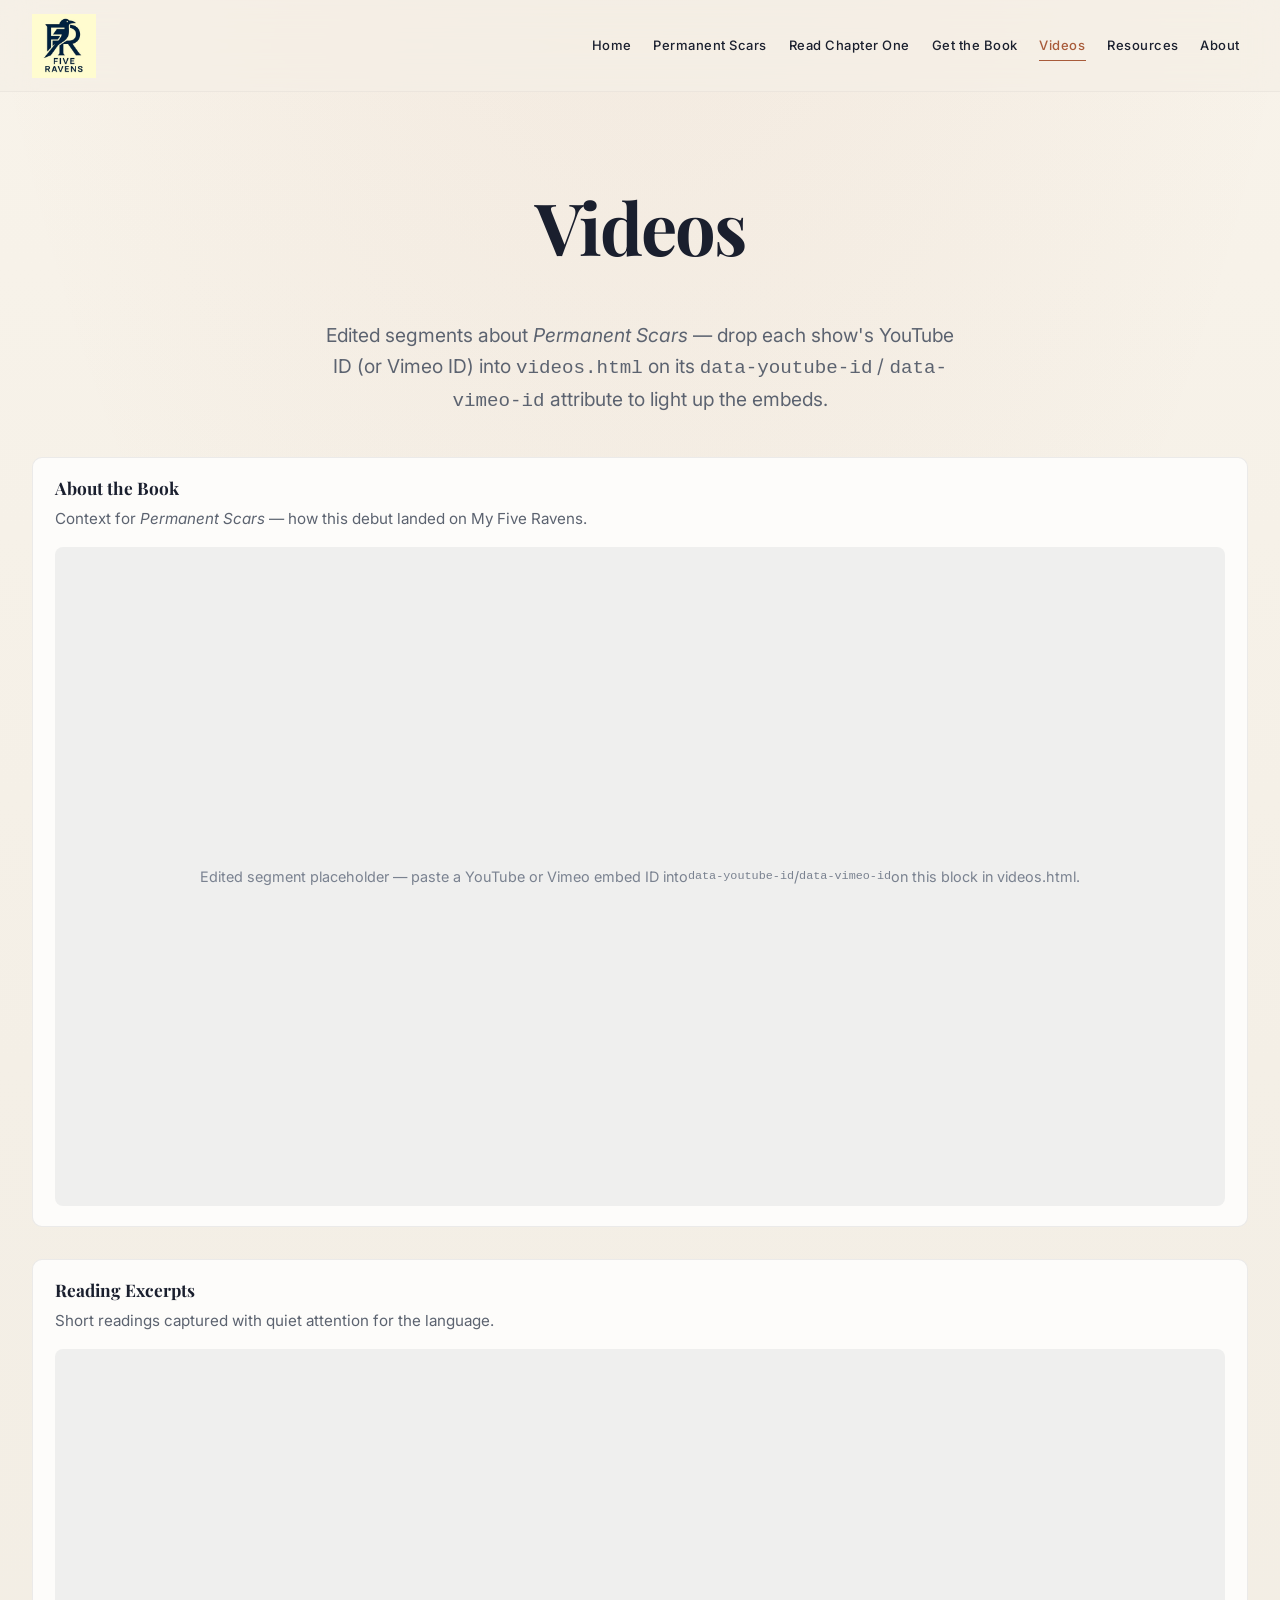
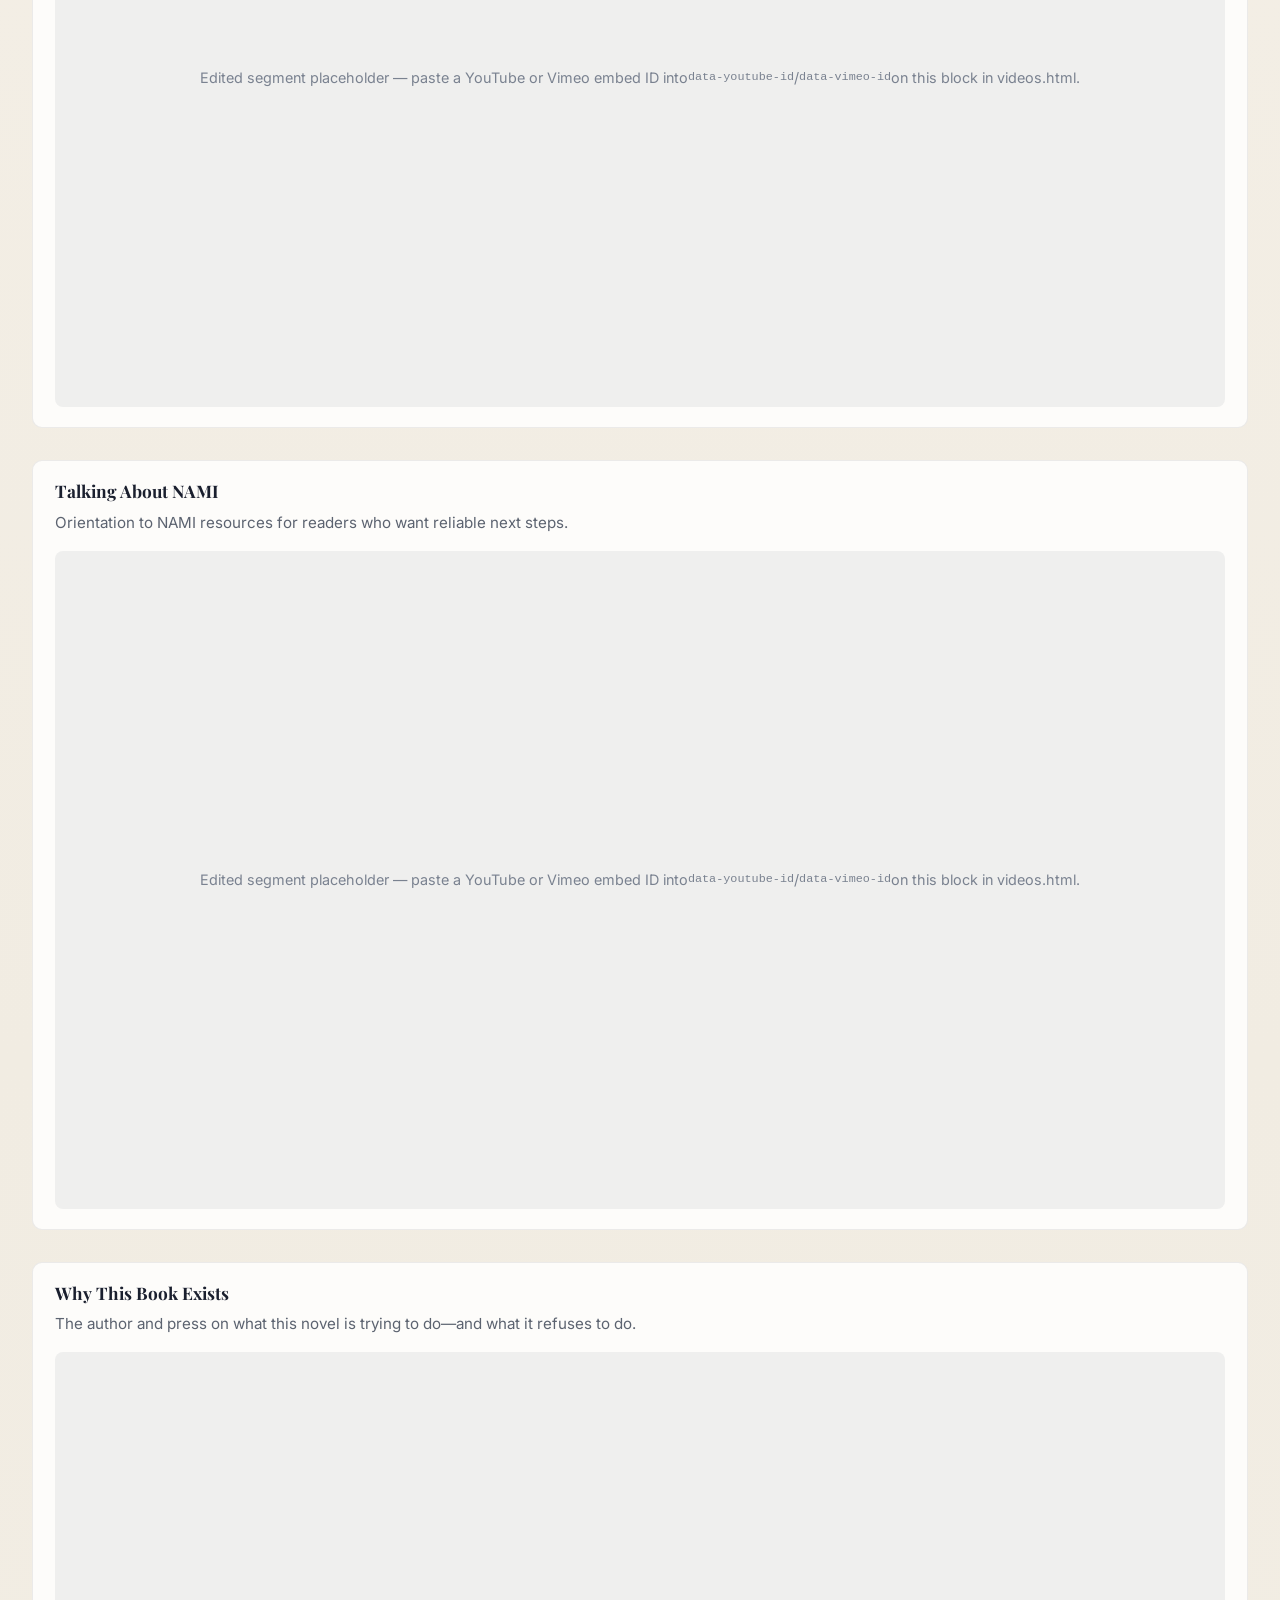
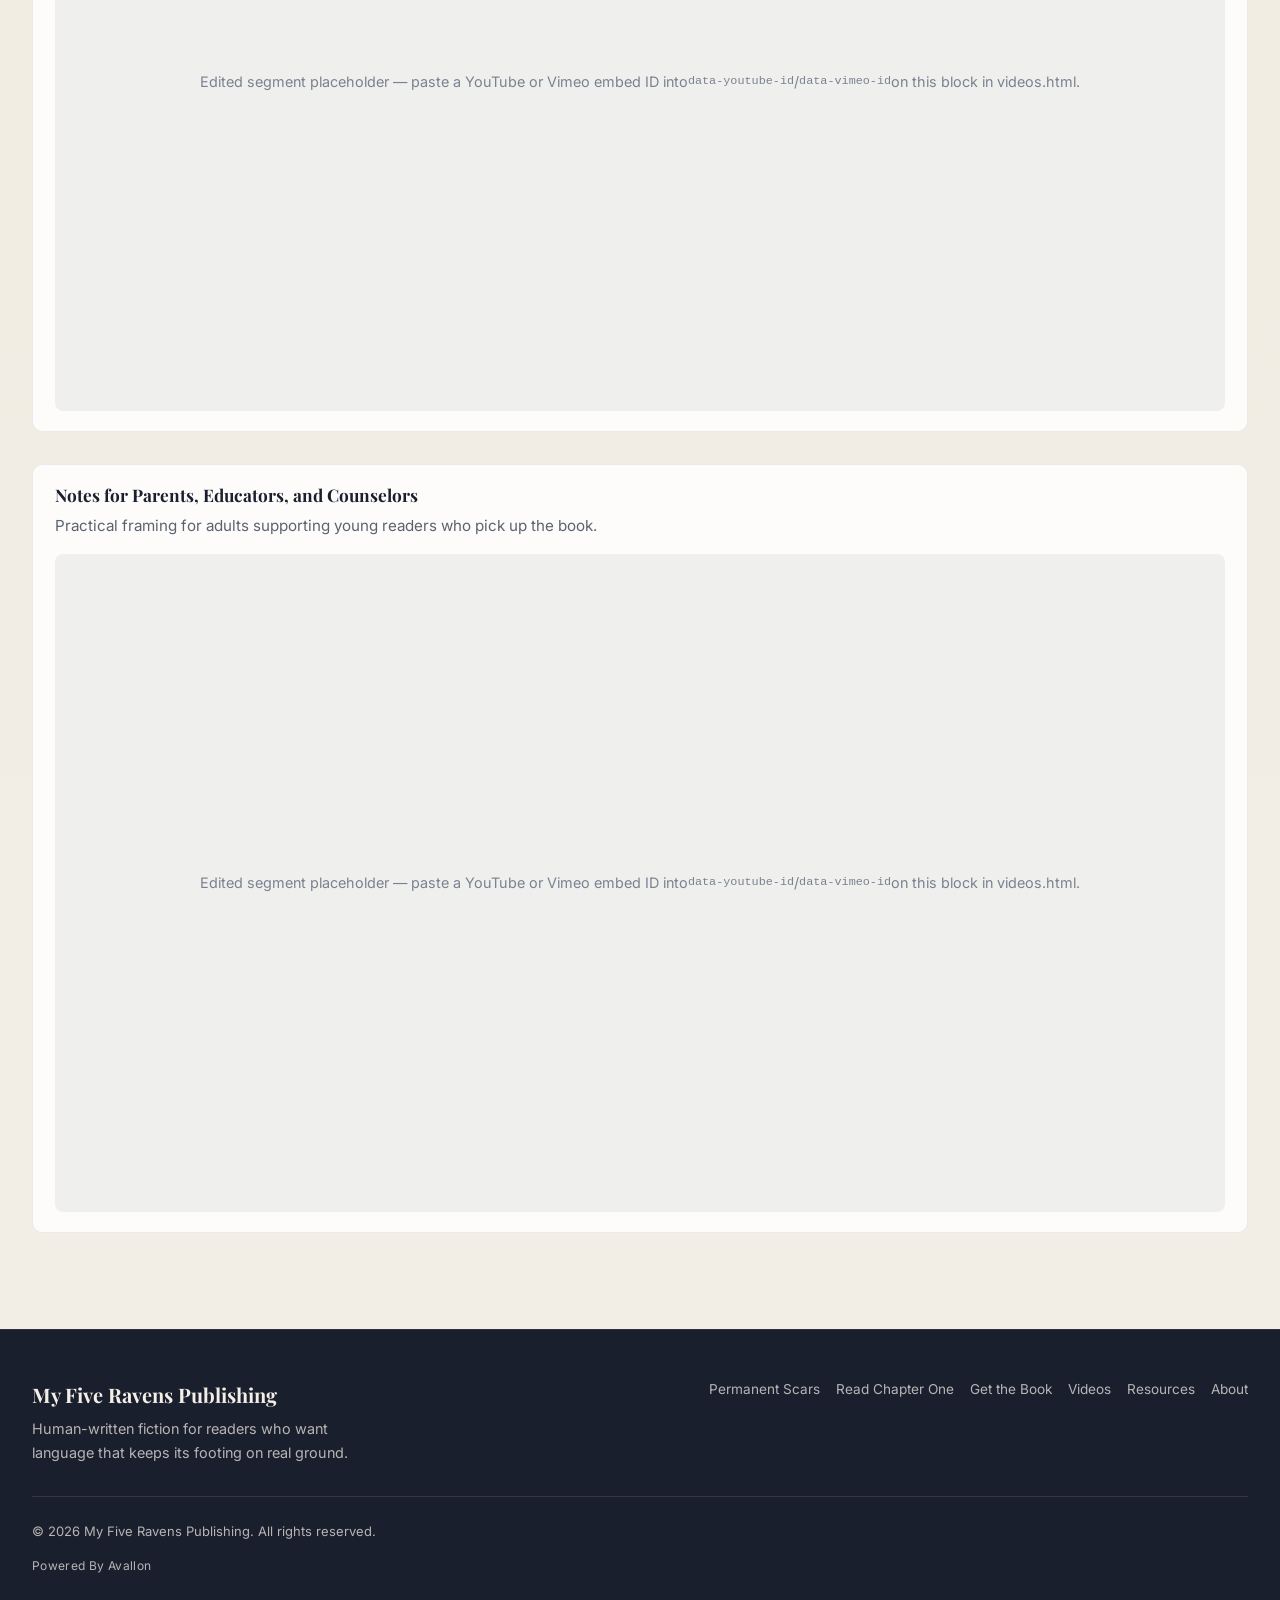
<file: videos.html>
<!DOCTYPE html>
<html lang="en">
  <head>
    <meta charset="utf-8" />
    <meta name="viewport" content="width=device-width, initial-scale=1" />
    <title>Videos — My Five Ravens Publishing</title>
    <meta
      name="description"
      content="Edited video segments about Permanent Scars — context, excerpts, conversations, NAMI orientation, educator notes."
    />
    <link rel="preconnect" href="https://fonts.googleapis.com" />
    <link rel="preconnect" href="https://fonts.gstatic.com" crossorigin />
    <link
      href="https://fonts.googleapis.com/css2?family=Playfair+Display:ital,wght@0,400;0,700;1,400&family=Inter:wght@300;400;500;600;700&display=swap"
      rel="stylesheet"
    />
    <link rel="stylesheet" href="css/main.css" />
  </head>
  <body>
    <a class="skip-link" href="#main">Skip to content</a>
    <div class="page-shell">
      <header class="site-header">
        <div class="header-inner">
          <a href="index.html" class="logo" aria-label="My Five Ravens Publishing home">
            <img
              src="images/logo-mfr.png"
              width="270"
              height="56"
              alt=""
              onerror="this.onerror=null;this.src='images/logo-mfr.svg';"
            />
          </a>
          <button
            type="button"
            class="nav-toggle"
            aria-expanded="false"
            aria-controls="site-nav"
            aria-label="Open menu"
          >
            <span class="nav-toggle-icon"></span>
          </button>
          <nav class="nav-primary" id="site-nav" aria-label="Primary">
            <a href="index.html">Home</a>
            <a href="permanent-scars.html">Permanent Scars</a>
            <a href="read-chapter-one.html">Read Chapter One</a>
            <a href="get-the-book.html">Get the Book</a>
            <a href="videos.html" class="is-active">Videos</a>
            <a href="resources.html">Resources</a>
            <a href="about.html">About</a>
          </nav>
        </div>
      </header>

      <main id="main">
        <section class="section">
          <div class="wrap">
            <div class="center-heading">
              <h1>Videos</h1>
              <p class="text-lead">
                Edited segments about <em>Permanent Scars</em> — drop each show&apos;s YouTube ID (or Vimeo
                ID) into <code>videos.html</code> on its <code>data-youtube-id</code> /
                <code>data-vimeo-id</code> attribute to light up the embeds.
              </p>
            </div>

            <div class="video-segments">
              <article class="video-segment">
                <h3>About the Book</h3>
                <p class="video-lede">
                  Context for <em>Permanent Scars</em> — how this debut landed on My Five Ravens.
                </p>
                <div
                  class="video-embed-mount"
                  data-video-embed
                  data-title="About Permanent Scars"
                  data-youtube-id=""
                  data-vimeo-id=""
                ></div>
              </article>

              <article class="video-segment">
                <h3>Reading Excerpts</h3>
                <p class="video-lede">Short readings captured with quiet attention for the language.</p>
                <div
                  class="video-embed-mount"
                  data-video-embed
                  data-title="Reading excerpts from Permanent Scars"
                  data-youtube-id=""
                  data-vimeo-id=""
                ></div>
              </article>

              <article class="video-segment">
                <h3>Talking About NAMI</h3>
                <p class="video-lede">
                  Orientation to NAMI resources for readers who want reliable next steps.
                </p>
                <div
                  class="video-embed-mount"
                  data-video-embed
                  data-title="NAMI resources for readers"
                  data-youtube-id=""
                  data-vimeo-id=""
                ></div>
              </article>

              <article class="video-segment">
                <h3>Why This Book Exists</h3>
                <p class="video-lede">
                  The author and press on what this novel is trying to do—and what it refuses to do.
                </p>
                <div
                  class="video-embed-mount"
                  data-video-embed
                  data-title="Why Permanent Scars exists"
                  data-youtube-id=""
                  data-vimeo-id=""
                ></div>
              </article>

              <article class="video-segment">
                <h3>Notes for Parents, Educators, and Counselors</h3>
                <p class="video-lede">
                  Practical framing for adults supporting young readers who pick up the book.
                </p>
                <div
                  class="video-embed-mount"
                  data-video-embed
                  data-title="Notes for parents, educators, and counselors"
                  data-youtube-id=""
                  data-vimeo-id=""
                ></div>
              </article>
            </div>
          </div>
        </section>
      </main>

      <footer class="site-footer">
        <div class="wrap">
          <div class="footer-grid">
            <div>
              <div class="footer-brand">My Five Ravens Publishing</div>
              <p class="footer-note">
                Human-written fiction for readers who want language that keeps its footing on real
                ground.
              </p>
            </div>
            <nav class="footer-nav" aria-label="Footer">
              <a href="permanent-scars.html">Permanent Scars</a>
              <a href="read-chapter-one.html">Read Chapter One</a>
              <a href="get-the-book.html">Get the Book</a>
              <a href="videos.html">Videos</a>
              <a href="resources.html">Resources</a>
              <a href="about.html">About</a>
            </nav>
          </div>
          <p class="footer-copy">
            © 2026 My Five Ravens Publishing. All rights reserved.
          </p>
          <p class="footer-powered">Powered By Avallon</p>
        </div>
      </footer>
    </div>
    <script src="js/video-embeds.js"></script>
    <script src="js/nav.js"></script>
  </body>
</html>
</file>
<file: css/main.css>
/* My Five Ravens Publishing — main styles */

:root {
  /* Aligned with Vercel draft: https://new-website-1777678502766-7ifbw4dgm-teamavallon.vercel.app */
  --primary: #a85b3a;
  --primary-hover: #8e4d31;
  --bg: #f4efe6;
  --text: #1a1f2e;
  --muted: #5c6370;
  --surface: #eae4d9;
  --footer-bg: #1a1f2e;
  --footer-text: #f4efe6;
  --footer-muted: rgba(244, 239, 230, 0.72);

  --cream: var(--bg);
  --cream-deep: var(--surface);
  --ink: var(--text);
  --ink-soft: #2d3548;
  --slate: var(--muted);
  --slate-muted: #7a8290;
  --accent: var(--primary);
  --accent-hover: var(--primary-hover);
  --accent-subtle: rgba(168, 91, 58, 0.14);

  --white: #fdfcfa;
  --border: rgba(26, 31, 46, 0.08);
  --shadow-soft: 0 2px 24px rgba(26, 31, 46, 0.08);
  --shadow-btn: 0 4px 12px rgba(168, 91, 58, 0.28);
  --font-serif: "Playfair Display", Georgia, "Times New Roman", serif;
  --font-sans: "Inter", system-ui, -apple-system, sans-serif;
  --measure: 68ch;
  --reading-width: 680px;
  --space-section: clamp(3.75rem, 9vw, 6rem);
  --header-height: 5.25rem;
  --wrap-pad: clamp(1rem, 4vw, 2rem);
  --header-bg: rgba(244, 239, 230, 0.72);
}

*,
*::before,
*::after {
  box-sizing: border-box;
}

html {
  scroll-behavior: smooth;
}

body {
  margin: 0;
  font-family: var(--font-sans);
  font-size: 1.0625rem;
  font-weight: 400;
  line-height: 1.65;
  color: var(--text);
  background-color: var(--bg);
  background-image:
    radial-gradient(ellipse 110% 70% at 50% -15%, rgba(168, 91, 58, 0.085), transparent 52%),
    linear-gradient(180deg, #f8f3ea 0%, var(--bg) 22%, #f1ece2 55%, var(--bg) 100%);
  background-attachment: scroll;
  -webkit-font-smoothing: antialiased;
}

img {
  max-width: 100%;
  height: auto;
  display: block;
}

a {
  color: var(--accent);
  text-decoration-thickness: 1px;
  text-underline-offset: 0.18em;
  transition: color 0.2s ease, background-color 0.2s ease;
}

a:hover {
  color: var(--accent-hover);
}

a:focus-visible {
  outline: 2px solid var(--accent);
  outline-offset: 3px;
}

.skip-link {
  position: absolute;
  left: -9999px;
  top: 0;
  padding: 0.75rem 1rem;
  background: var(--ink);
  color: var(--cream);
  z-index: 1000;
}

.skip-link:focus {
  left: 1rem;
  top: 1rem;
}

/* Typography */
h1,
h2,
h3,
h4 {
  font-family: var(--font-serif);
  font-weight: 700;
  line-height: 1.15;
  color: var(--text);
  margin: 0 0 0.75em;
}

h1 {
  font-size: clamp(2.5rem, 6vw, 4.5rem);
  letter-spacing: -0.03em;
  line-height: 1.08;
}

h2 {
  font-size: clamp(1.85rem, 3.5vw, 2.75rem);
}

h3 {
  font-size: clamp(1.2rem, 2.2vw, 1.45rem);
}

.text-lead {
  font-size: 1.2rem;
  line-height:1.62;
  color: var(--slate);
}

.text-muted {
  color: var(--slate);
  font-size: 0.95rem;
}

.label-kicker {
  font-family: var(--font-sans);
  font-size: 0.75rem;
  font-weight: 600;
  letter-spacing: 0.14em;
  text-transform: uppercase;
  color: var(--primary);
  margin-bottom: 1rem;
  display: block;
}

/* Layout */
.wrap {
  width: min(1280px, 100%);
  margin-inline: auto;
  padding-inline: var(--wrap-pad);
}

.stack-loose > * + * {
  margin-top: 1.25rem;
}

.section {
  padding-block: var(--space-section);
}

.section--tight {
  padding-block: clamp(2.5rem, 5vw, 3.5rem);
}

.section--surface {
  background: linear-gradient(
    180deg,
    rgba(234, 228, 217, 0.35) 0%,
    var(--surface) 8%,
    var(--surface) 92%,
    rgba(244, 239, 230, 0.5) 100%
  );
  border-block: 1px solid rgba(26, 31, 46, 0.045);
}

.section--border-top {
  border-top: 1px solid var(--border);
}

.feature-intro {
  max-width: 52rem;
  margin-bottom: 2.5rem;
}

.feature-intro:last-of-type {
  margin-bottom: 0;
}

.feature-grid {
  display: grid;
  gap: 1.5rem;
}

@media (min-width: 900px) {
  .feature-grid {
    grid-template-columns: repeat(3, 1fr);
    gap: 2rem;
  }
}

.feature-card {
  background: rgba(253, 252, 250, 0.72);
  border: 1px solid rgba(26, 31, 46, 0.06);
  border-radius: 12px;
  padding: clamp(1.35rem, 3vw, 2rem);
  box-shadow: 0 1px 0 rgba(26, 31, 46, 0.03);
  backdrop-filter: blur(8px);
  -webkit-backdrop-filter: blur(8px);
}

.feature-card h3 {
  color: var(--primary);
  margin-top: 0;
  margin-bottom: 0.65rem;
  font-size: 1.05rem;
}

.feature-card p {
  margin: 0;
  color: var(--slate);
  font-size: 0.98rem;
  line-height: 1.62;
}

/* Header — blends into page gradient */
.site-header {
  position: sticky;
  top: 0;
  z-index: 100;
  background: var(--header-bg);
  backdrop-filter: blur(16px) saturate(120%);
  -webkit-backdrop-filter: blur(16px) saturate(120%);
  border-bottom: 1px solid rgba(26, 31, 46, 0.04);
}

.header-inner {
  width: min(1280px, 100%);
  margin-inline: auto;
  padding-inline: var(--wrap-pad);
  display: flex;
  align-items: center;
  justify-content: space-between;
  gap: 1rem;
  min-height: var(--header-height);
  padding-block: 0.85rem;
  position: relative;
}

.logo {
  display: flex;
  align-items: center;
  gap: 0.65rem;
  text-decoration: none;
  color: var(--ink);
  flex-shrink: 0;
}

.logo:hover {
  opacity: 0.88;
}

.logo img {
  height: clamp(48px, 7vw, 64px);
  width: auto;
  max-width: min(380px, 88vw);
}

.logo-text-fallback {
  font-family: var(--font-serif);
  font-size: 1.15rem;
  font-weight: 600;
  letter-spacing: 0.02em;
  line-height: 1.15;
  max-width: 11rem;
}

/* Nav */
.nav-primary {
  display: flex;
  flex-wrap: wrap;
  align-items: center;
  justify-content: flex-end;
  gap: 0.15rem 0.35rem;
}

.nav-primary a {
  position: relative;
  font-size: 0.8125rem;
  font-weight: 500;
  letter-spacing: 0.04em;
  color: var(--text);
  text-decoration: none;
  padding: 0.45rem 0.5rem;
  border-radius: 4px;
  transition: color 0.2s ease;
}

.nav-primary a::after {
  content: "";
  position: absolute;
  left: 0.5rem;
  right: 0.5rem;
  bottom: 0.15rem;
  height: 1px;
  background: var(--primary);
  transform: scaleX(0);
  transform-origin: left;
  transition: transform 0.3s ease;
}

.nav-primary a:hover {
  color: var(--primary);
  background: transparent;
}

.nav-primary a:hover::after,
.nav-primary a.is-active::after {
  transform: scaleX(1);
}

.nav-primary a.is-active {
  color: var(--primary);
  background: transparent;
}

.nav-toggle {
  display: none;
  align-items: center;
  justify-content: center;
  width: 44px;
  height: 44px;
  padding: 0;
  border: 1px solid rgba(26, 31, 46, 0.08);
  border-radius: 8px;
  background: rgba(253, 252, 250, 0.65);
  backdrop-filter: blur(8px);
  -webkit-backdrop-filter: blur(8px);
  cursor: pointer;
  color: var(--ink);
}

.nav-toggle-icon {
  display: block;
  width: 20px;
  height: 14px;
  position: relative;
}

.nav-toggle-icon::before,
.nav-toggle-icon::after {
  content: "";
  position: absolute;
  left: 0;
  right: 0;
  height: 2px;
  background: currentColor;
  border-radius: 1px;
}

.nav-toggle-icon::before {
  top: 0;
  box-shadow: 0 6px 0 currentColor;
}

.nav-toggle-icon::after {
  bottom: 0;
}

@media (max-width: 960px) {
  .nav-toggle {
    display: flex;
  }

  .nav-primary {
    display: none;
    position: absolute;
    top: 100%;
    left: 0;
    right: 0;
    flex-direction: column;
    align-items: stretch;
    padding: 0.75rem 1rem 1rem;
    background: rgba(244, 239, 230, 0.94);
    backdrop-filter: blur(14px);
    -webkit-backdrop-filter: blur(14px);
    border-bottom: 1px solid rgba(26, 31, 46, 0.05);
    box-shadow: 0 12px 32px rgba(26, 31, 46, 0.06);
  }

  .nav-primary.is-open {
    display: flex;
  }

  .nav-primary a {
    padding: 0.65rem 0.75rem;
    border-radius: 6px;
  }
}

/* Footer — draft dark band */
.site-footer {
  border-top: 1px solid rgba(244, 239, 230, 0.08);
  background: var(--footer-bg);
  color: var(--footer-text);
  padding-block: 3rem 2.75rem;
  margin-top: auto;
}

.footer-grid {
  display: grid;
  gap: 2rem;
}

@media (min-width: 640px) {
  .footer-grid {
    grid-template-columns: 1fr 1fr;
    align-items: start;
  }
}

.footer-brand {
  font-family: var(--font-serif);
  font-size: 1.25rem;
  font-weight: 700;
  color: var(--footer-text);
  margin-bottom: 0.35rem;
}

.footer-note {
  font-size: 0.9rem;
  color: var(--footer-muted);
  max-width: 36ch;
  margin: 0;
}

.footer-nav {
  display: flex;
  flex-wrap: wrap;
  gap: 0.5rem 1rem;
  justify-content: flex-start;
}

@media (min-width: 640px) {
  .footer-nav {
    justify-content: flex-end;
  }
}

.footer-nav a {
  font-size: 0.85rem;
  color: var(--footer-muted);
  text-decoration: none;
}

.footer-nav a:hover {
  color: var(--footer-text);
}

.footer-copy {
  margin-top: 2rem;
  padding-top: 1.5rem;
  border-top: 1px solid rgba(244, 239, 230, 0.12);
  font-size: 0.8125rem;
  color: var(--footer-muted);
}

.footer-powered {
  margin-top: 0.65rem;
  font-size: 0.75rem;
  color: var(--footer-muted);
  letter-spacing: 0.03em;
}

/* Buttons */
.btn {
  display: inline-flex;
  align-items: center;
  justify-content: center;
  gap: 0.4em;
  font-family: var(--font-sans);
  font-size: 0.9375rem;
  font-weight: 600;
  letter-spacing: 0.02em;
  line-height: 1.2;
  padding: 0.85em 1.35em;
  border-radius: 6px;
  text-decoration: none;
  border: 2px solid transparent;
  cursor: pointer;
  transition:
    background-color 0.2s ease,
    color 0.2s ease,
    border-color 0.2s ease,
    box-shadow 0.2s ease;
}

.btn:focus-visible {
  outline: 2px solid var(--accent);
  outline-offset: 2px;
}

.btn-primary {
  background: var(--accent);
  color: var(--white);
  border-color: var(--accent);
}

.btn-primary:hover {
  background: var(--accent-hover);
  border-color: var(--accent-hover);
  color: var(--white);
}

@media (prefers-reduced-motion: no-preference) {
  .btn-primary:hover {
    transform: translateY(-2px);
    box-shadow: var(--shadow-btn);
  }
}

.btn-secondary {
  background: transparent;
  color: var(--text);
  border-color: rgba(26, 31, 46, 0.22);
}

.btn-secondary:hover {
  border-color: var(--text);
  color: var(--text);
  background: rgba(26, 31, 46, 0.04);
}

.btn-ghost {
  background: transparent;
  color: var(--slate);
  border-color: transparent;
  font-weight: 500;
  padding-inline: 1em;
}

.btn-ghost:hover {
  color: var(--accent);
  background: var(--accent-subtle);
}

.btn-row {
  display: flex;
  flex-wrap: wrap;
  gap: 0.75rem 1rem;
  margin-top: 1.75rem;
}

.btn--block {
  width: 100%;
}

.btn[aria-disabled="true"] {
  opacity: 0.55;
  cursor: not-allowed;
  pointer-events: none;
}

.headline-gap {
  margin-top: 1rem;
}

/* Hero — larger cover, gradient ties to header + body */
.hero {
  position: relative;
  overflow: hidden;
  padding-block: clamp(4rem, 10vw, 6.5rem);
  padding-top: clamp(2.75rem, 6vw, 4.25rem);
  margin-top: -1px;
}

.hero::before {
  content: "";
  position: absolute;
  inset: 0;
  background:
    radial-gradient(ellipse 75% 55% at 92% 8%, rgba(168, 91, 58, 0.1), transparent 58%),
    radial-gradient(ellipse 55% 50% at 0% 100%, rgba(234, 228, 217, 0.65), transparent 58%),
    linear-gradient(
      185deg,
      rgba(248, 243, 234, 0.7) 0%,
      var(--bg) 32%,
      rgba(241, 236, 226, 0.95) 70%,
      var(--surface) 100%
    );
  pointer-events: none;
  z-index: 0;
}

.hero::after {
  display: none;
}

.hero-inner {
  position: relative;
  z-index: 1;
  display: grid;
  gap: clamp(2rem, 4vw, 3rem);
  align-items: center;
}

@media (min-width: 900px) {
  .hero-inner {
    grid-template-columns: 1fr 1fr;
    gap: clamp(2.25rem, 5vw, 4.5rem);
    align-items: center;
  }
}

.hero-copy {
  max-width: 38rem;
}

.hero-visual {
  position: relative;
  display: flex;
  justify-content: center;
}

@media (min-width: 900px) {
  .hero-visual {
    justify-content: flex-end;
  }
}

.hero-cover-frame {
  position: relative;
  max-width: min(440px, 100%);
  width: min(100%, 440px);
  box-shadow:
    0 2px 4px rgba(26, 31, 46, 0.05),
    0 32px 64px rgba(26, 31, 46, 0.12),
    inset 0 0 0 1px rgba(255, 255, 255, 0.35);
  border-radius: 6px;
  transition: transform 0.5s ease, box-shadow 0.5s ease;
}

@media (min-width: 1100px) {
  .hero-cover-frame {
    max-width: min(480px, 100%);
    width: min(100%, 480px);
  }
}

@media (prefers-reduced-motion: no-preference) {
  .hero-visual:hover .hero-cover-frame {
    transform: rotate(2deg);
  }
}

.hero-cover-frame img {
  width: 100%;
  border-radius: 6px;
}

/* Home hero — landscape illustration (replaces portrait book cover) */
.hero-art-frame {
  position: relative;
  max-width: min(640px, 100%);
  width: 100%;
  box-shadow:
    0 2px 4px rgba(26, 31, 46, 0.05),
    0 32px 64px rgba(26, 31, 46, 0.12),
    inset 0 0 0 1px rgba(255, 255, 255, 0.35);
  border-radius: 8px;
  transition: transform 0.5s ease, box-shadow 0.5s ease;
}

@media (min-width: 1100px) {
  .hero-art-frame {
    max-width: min(680px, 100%);
  }
}

@media (prefers-reduced-motion: no-preference) {
  .hero-visual:hover .hero-art-frame {
    transform: translateY(-5px);
    box-shadow:
      0 4px 8px rgba(26, 31, 46, 0.06),
      0 36px 72px rgba(26, 31, 46, 0.14),
      inset 0 0 0 1px rgba(255, 255, 255, 0.35);
  }
}

.hero-art-frame img {
  width: 100%;
  height: auto;
  display: block;
  border-radius: 8px;
}

.hero-cover-caption-hint {
  margin-top: 1rem;
  text-align: center;
  font-size: 0.8rem;
  color: var(--slate-muted);
  max-width: 260px;
  margin-inline: auto;
}

/* Content sections grid */
.split-section {
  display: grid;
  gap: 2rem;
}

@media (min-width: 800px) {
  .split-section {
    grid-template-columns: 1fr 1fr;
    gap: 3.5rem;
    align-items: start;
  }
}

.prose-block {
  max-width: var(--measure);
}

.prose-block p {
  margin: 0 0 1.1em;
  color: var(--slate);
}

.prose-block p:last-child {
  margin-bottom: 0;
}

.prose-block strong {
  color: var(--ink);
  font-weight: 600;
}

/* Book page */
.book-hero {
  padding-block: clamp(2.75rem, 6vw, 4.5rem);
  background: linear-gradient(180deg, transparent 0%, rgba(234, 228, 217, 0.25) 45%, transparent 100%);
}

.book-layout {
  display: grid;
  gap: 2.5rem;
  align-items: start;
}

@media (min-width: 840px) {
  .book-layout {
    grid-template-columns: minmax(300px, 460px) 1fr;
    gap: clamp(2.5rem, 5vw, 4.5rem);
    align-items: center;
  }
}

.book-cover-large {
  box-shadow:
    var(--shadow-soft),
    inset 0 0 0 1px rgba(255, 255, 255, 0.3);
  border-radius: 6px;
  overflow: hidden;
}

.book-meta .subtitle {
  font-family: var(--font-serif);
  font-size: 1.35rem;
  color: var(--slate);
  margin: 0 0 0.5rem;
  font-weight: 500;
  line-height: 1.35;
}

.book-meta .author {
  font-size: 1rem;
  color: var(--slate);
  margin: 0 0 1.5rem;
}

/* Purchase cards */
.cards-grid {
  display: grid;
  gap: 1.25rem;
}

@media (min-width: 768px) {
  .cards-grid--2 {
    grid-template-columns: repeat(2, 1fr);
    align-items: stretch;
    max-width: 52rem;
    margin-inline: auto;
  }

  .cards-grid--3 {
    grid-template-columns: repeat(3, 1fr);
    align-items: stretch;
  }
}

.purchase-card {
  background: var(--white);
  border: 1px solid var(--border);
  border-radius: 10px;
  padding: 1.75rem 1.5rem;
  display: flex;
  flex-direction: column;
  height: 100%;
  box-shadow: 0 1px 0 rgba(26, 35, 50, 0.04);
  scroll-margin-top: calc(var(--header-height) + 1rem);
}

.purchase-card h3 {
  font-size: 1.15rem;
  margin-bottom: 0.35rem;
}

.purchase-card .price {
  font-family: var(--font-serif);
  font-size: 1.5rem;
  font-weight: 600;
  color: var(--ink);
  margin: 0 0 0.75rem;
}

.purchase-card .desc {
  flex-grow: 1;
  font-size: 0.95rem;
  color: var(--slate);
  margin: 0 0 1.25rem;
}

.amazon-note {
  margin-top: 2.5rem;
  padding: 1.25rem 1.5rem;
  background: rgba(26, 35, 50, 0.04);
  border-radius: 8px;
  border-left: 3px solid var(--accent);
  font-size: 0.95rem;
  color: var(--slate);
  max-width: var(--measure);
}

.amazon-note p {
  margin: 0 0 0.65em;
}

.amazon-note p:last-child {
  margin-bottom: 0;
}

/* Reviews (Get the Book) */
.section-reviews {
  margin-bottom: clamp(2.25rem, 5vw, 3.25rem);
}

.reviews-intro {
  text-align: center;
  margin-bottom: 1.75rem;
}

.reviews-intro h2 {
  margin-bottom: 0.5rem;
}

.reviews-intro .text-lead {
  margin-bottom: 0;
  font-size: 1.05rem;
}

.reviews-list {
  list-style: none;
  padding: 0;
  margin: 0 auto;
  max-width: 44rem;
  display: grid;
  gap: 1.25rem;
}

.review-quote blockquote {
  margin: 0;
  padding: 0;
  border: none;
}

.review-quote {
  margin: 0;
  padding: 1.25rem 1.35rem;
  background: var(--surface);
  border: 1px solid var(--border);
  border-radius: 10px;
  border-left: 3px solid var(--primary);
  box-shadow: 0 1px 0 rgba(26, 35, 50, 0.04);
}

.review-quote p {
  margin: 0 0 0.9rem;
  font-size: 0.96rem;
  line-height: 1.62;
  color: var(--text);
}

.review-quote p:last-child {
  margin-bottom: 0;
}

.review-meta {
  font-size: 0.88rem;
  color: var(--slate);
  margin: 0;
  padding-top: 0.5rem;
  border-top: 1px dashed rgba(26, 35, 50, 0.12);
}

.review-meta strong {
  color: var(--ink);
  font-weight: 600;
}

.review-role {
  display: block;
  margin-top: 0.2rem;
  font-size: 0.85rem;
  color: var(--slate-muted);
  line-height: 1.45;
}

/* Responsive video segments (videos.html + js/video-embeds.js) */
.video-segments {
  display: grid;
  gap: 2rem;
}

.video-segment {
  border: 1px solid var(--border);
  border-radius: 10px;
  padding: 1.25rem 1.35rem;
  background: var(--white);
}

.video-segment h3 {
  margin: 0 0 0.65rem;
  font-size: 1.08rem;
}

.video-segment .video-lede {
  margin: 0 0 1rem;
  font-size: 0.95rem;
  color: var(--slate);
  line-height: 1.5;
}

.video-embed-mount {
  position: relative;
  width: 100%;
  aspect-ratio: 16 / 9;
  background: rgba(26, 35, 50, 0.06);
  border-radius: 8px;
  overflow: hidden;
}

.video-embed-mount .video-embed-frame {
  position: absolute;
  inset: 0;
  width: 100%;
  height: 100%;
  border: none;
}

.video-pending-msg {
  margin: 0;
  position: absolute;
  inset: 0;
  display: flex;
  align-items: center;
  justify-content: center;
  padding: 1rem 1.5rem;
  text-align: center;
  font-size: 0.9rem;
  color: var(--slate-muted);
  line-height: 1.5;
}

.video-pending-msg code {
  font-size: 0.82em;
}

.checkout-flow-note {
  margin-top: 2.25rem;
  max-width: 42rem;
  margin-inline: auto;
  text-align: center;
  font-size: 0.92rem;
  line-height: 1.55;
  color: var(--slate-muted);
}

.checkout-flow-note code {
  font-size: 0.84em;
  padding: 0.12em 0.35em;
  border-radius: 4px;
  background: rgba(26, 31, 46, 0.06);
}

.narrow-wrap {
  max-width: 38rem;
  margin-inline: auto;
}

.thank-you-box .text-lead + .text-lead {
  margin-top: 0.75rem;
}

.thank-you-box {
  padding-block: clamp(1rem, 4vw, 2rem);
}

.thank-you-box h1 {
  text-align: center;
  margin-bottom: 1rem;
}

.thank-you-box .text-lead {
  text-align: center;
  margin-bottom: 0;
}

.thank-you-actions {
  display: flex;
  flex-wrap: wrap;
  gap: 1rem;
  justify-content: center;
  margin-top: 1.75rem;
}

.thank-you-footnote {
  margin-top: 2rem;
}

/* Chapter reading */
.reading-page {
  padding-block: clamp(2rem, 5vw, 3rem);
}

.reading-header {
  text-align: center;
  max-width: 36rem;
  margin-inline: auto;
  margin-bottom: 2.5rem;
}

.chapter-surface {
  background: var(--cream);
  border: 1px solid var(--border);
  border-radius: 8px;
  padding: clamp(1.75rem, 4vw, 3rem);
  margin-inline: auto;
  max-width: var(--reading-width);
  box-shadow: 0 1px 0 rgba(26, 35, 50, 0.03);
}

.chapter-prose {
  font-size: 18px;
  line-height: 1.75;
  color: var(--ink);
}

.chapter-prose p {
  margin: 0 0 1.25em;
  text-indent: 0;
}

.chapter-prose p:last-child {
  margin-bottom: 0;
}

.reading-actions {
  max-width: var(--reading-width);
  margin-inline: auto;
  margin-top: 2rem;
  padding-top: 1.75rem;
  border-top: 1px solid var(--border);
  display: flex;
  flex-wrap: wrap;
  gap: 0.75rem;
  justify-content: center;
}

.pdf-toolbar {
  display: flex;
  flex-wrap: wrap;
  align-items: center;
  justify-content: center;
  gap: 1rem 1.5rem;
  margin-bottom: 1.25rem;
  font-size: 0.9rem;
}

.pdf-toolbar a {
  font-weight: 500;
}

.pdf-embed-wrap {
  margin-inline: auto;
  max-width: var(--reading-width);
  border: 1px solid var(--border);
  border-radius: 10px;
  overflow: hidden;
  background: var(--surface);
  box-shadow: 0 1px 0 rgba(26, 31, 46, 0.04);
}

.pdf-frame {
  display: block;
  width: 100%;
  min-height: 80vh;
  border: 0;
}

.chapter-prose:empty {
  display: none;
}

.chapter-prose:not(:empty) {
  margin-top: 2.5rem;
  margin-inline: auto;
  max-width: var(--reading-width);
}

/* Testimonials */
.testimonial-grid {
  display: grid;
  gap: 1.25rem;
}

@media (min-width: 700px) {
  .testimonial-grid {
    grid-template-columns: repeat(2, 1fr);
  }
}

.testimonial-card {
  background: var(--white);
  border: 1px solid var(--border);
  border-radius: 10px;
  padding: 1.75rem 1.5rem;
}

.testimonial-card blockquote {
  margin: 0 0 1.25rem;
  font-family: var(--font-serif);
  font-size: 1.2rem;
  line-height: 1.45;
  color: var(--ink);
  font-style: italic;
}

.testimonial-card .byline-name {
  font-weight: 600;
  font-size: 0.9rem;
  color: var(--ink);
  margin: 0;
}

.testimonial-card .byline-role {
  font-size: 0.85rem;
  color: var(--slate);
  margin: 0.2rem 0 0;
}

.cta-band {
  margin-top: var(--space-section);
  padding: 2.25rem 1.75rem;
  background: var(--cream-deep);
  border-radius: 10px;
  border: 1px solid var(--border);
  text-align: center;
}

.cta-band h2 {
  margin-top: 0;
  margin-bottom: 0.75rem;
}

.cta-band p {
  margin: 0 0 1rem;
  color: var(--slate);
  max-width: 52ch;
  margin-inline: auto;
}

.form-success-banner {
  max-width: 40rem;
  margin: 0 auto 2rem;
  padding: 1rem 1.25rem;
  background: rgba(168, 91, 58, 0.12);
  border: 1px solid rgba(168, 91, 58, 0.25);
  border-radius: 8px;
  color: var(--text);
  font-size: 0.95rem;
  line-height: 1.5;
}

.form-success-banner[hidden] {
  display: none;
}

/* Video placeholders */
.video-grid {
  display: grid;
  gap: 1.25rem;
}

@media (min-width: 640px) {
  .video-grid {
    grid-template-columns: repeat(2, 1fr);
  }
}

@media (min-width: 980px) {
  .video-grid {
    grid-template-columns: repeat(3, 1fr);
  }
}

.video-card {
  background: var(--white);
  border: 1px solid var(--border);
  border-radius: 10px;
  overflow: hidden;
  display: flex;
  flex-direction: column;
}

.video-thumb {
  aspect-ratio: 16 / 9;
  background: linear-gradient(145deg, #e8e4db 0%, #dce0e6 100%);
  display: flex;
  align-items: center;
  justify-content: center;
  color: var(--slate-muted);
  font-size: 0.8rem;
  letter-spacing: 0.06em;
  text-transform: uppercase;
}

.video-card-body {
  padding: 1.15rem 1.25rem;
}

.video-card-body h3 {
  font-family: var(--font-sans);
  font-size: 1rem;
  font-weight: 600;
  margin: 0 0 0.35rem;
  color: var(--ink);
}

.video-card-body p {
  margin: 0;
  font-size: 0.88rem;
  color: var(--slate);
  line-height: 1.55;
}

/* Resources */
.support-panel {
  background: var(--white);
  border: 1px solid var(--border);
  border-radius: 10px;
  padding: 1.75rem 1.5rem 1.5rem;
  margin-bottom: 2.5rem;
  box-shadow: 0 1px 0 rgba(26, 35, 50, 0.03);
}

.support-panel h2 {
  font-size: 1.35rem;
  margin-bottom: 0.75rem;
}

.support-list {
  list-style: none;
  margin: 0;
  padding: 0;
}

.support-list li {
  padding: 0.55rem 0;
  border-bottom: 1px solid var(--border);
  font-size: 0.98rem;
  color: var(--slate);
}

.support-list li:last-child {
  border-bottom: none;
}

.support-list strong {
  color: var(--ink);
  font-weight: 600;
}

.resource-section {
  margin-bottom: 2.75rem;
}

.resource-section:last-child {
  margin-bottom: 0;
}

.resource-section h2 {
  font-size: 1.35rem;
  margin-bottom: 0.75rem;
}

.bullet-quiet {
  margin: 0;
  padding-left: 1.15rem;
  color: var(--slate);
}

.bullet-quiet li {
  margin-bottom: 0.5rem;
}

.bullet-quiet li:last-child {
  margin-bottom: 0;
}

/* About page sections */
.about-section {
  max-width: var(--measure);
  margin-bottom: 2.75rem;
}

.about-section:last-child {
  margin-bottom: 0;
}

.about-section p {
  margin: 0 0 1em;
  color: var(--slate);
}

.about-section p:last-child {
  margin-bottom: 0;
}

.page-intro {
  max-width: 40rem;
  margin-bottom: 2.5rem;
}

.page-intro .text-lead {
  margin: 0;
}

/* Utility */
.visually-hidden {
  position: absolute;
  width: 1px;
  height: 1px;
  padding: 0;
  margin: -1px;
  overflow: hidden;
  clip: rect(0, 0, 0, 0);
  white-space: nowrap;
  border: 0;
}

.page-shell {
  min-height: 100vh;
  display: flex;
  flex-direction: column;
}

main {
  flex: 1;
}

.center-heading {
  text-align: center;
  max-width: 40rem;
  margin-inline: auto;
  margin-bottom: 2.5rem;
}

.center-heading .text-lead {
  margin: 0;
}

.prose-muted {
  max-width: var(--measure);
}

.prose-muted.is-lead {
  margin: 0;
}

.list-after-muted {
  max-width: var(--measure);
  margin-top: 1rem;
}

.list-after-muted + .text-muted {
  margin-top: 1rem;
}

.center-heading .page-subnote {
  margin-top: 1rem;
  font-size: 0.9rem;
  color: var(--slate-muted);
  max-width: 42ch;
}

@media (prefers-reduced-motion: reduce) {
  html {
    scroll-behavior: auto;
  }
}
</file>
